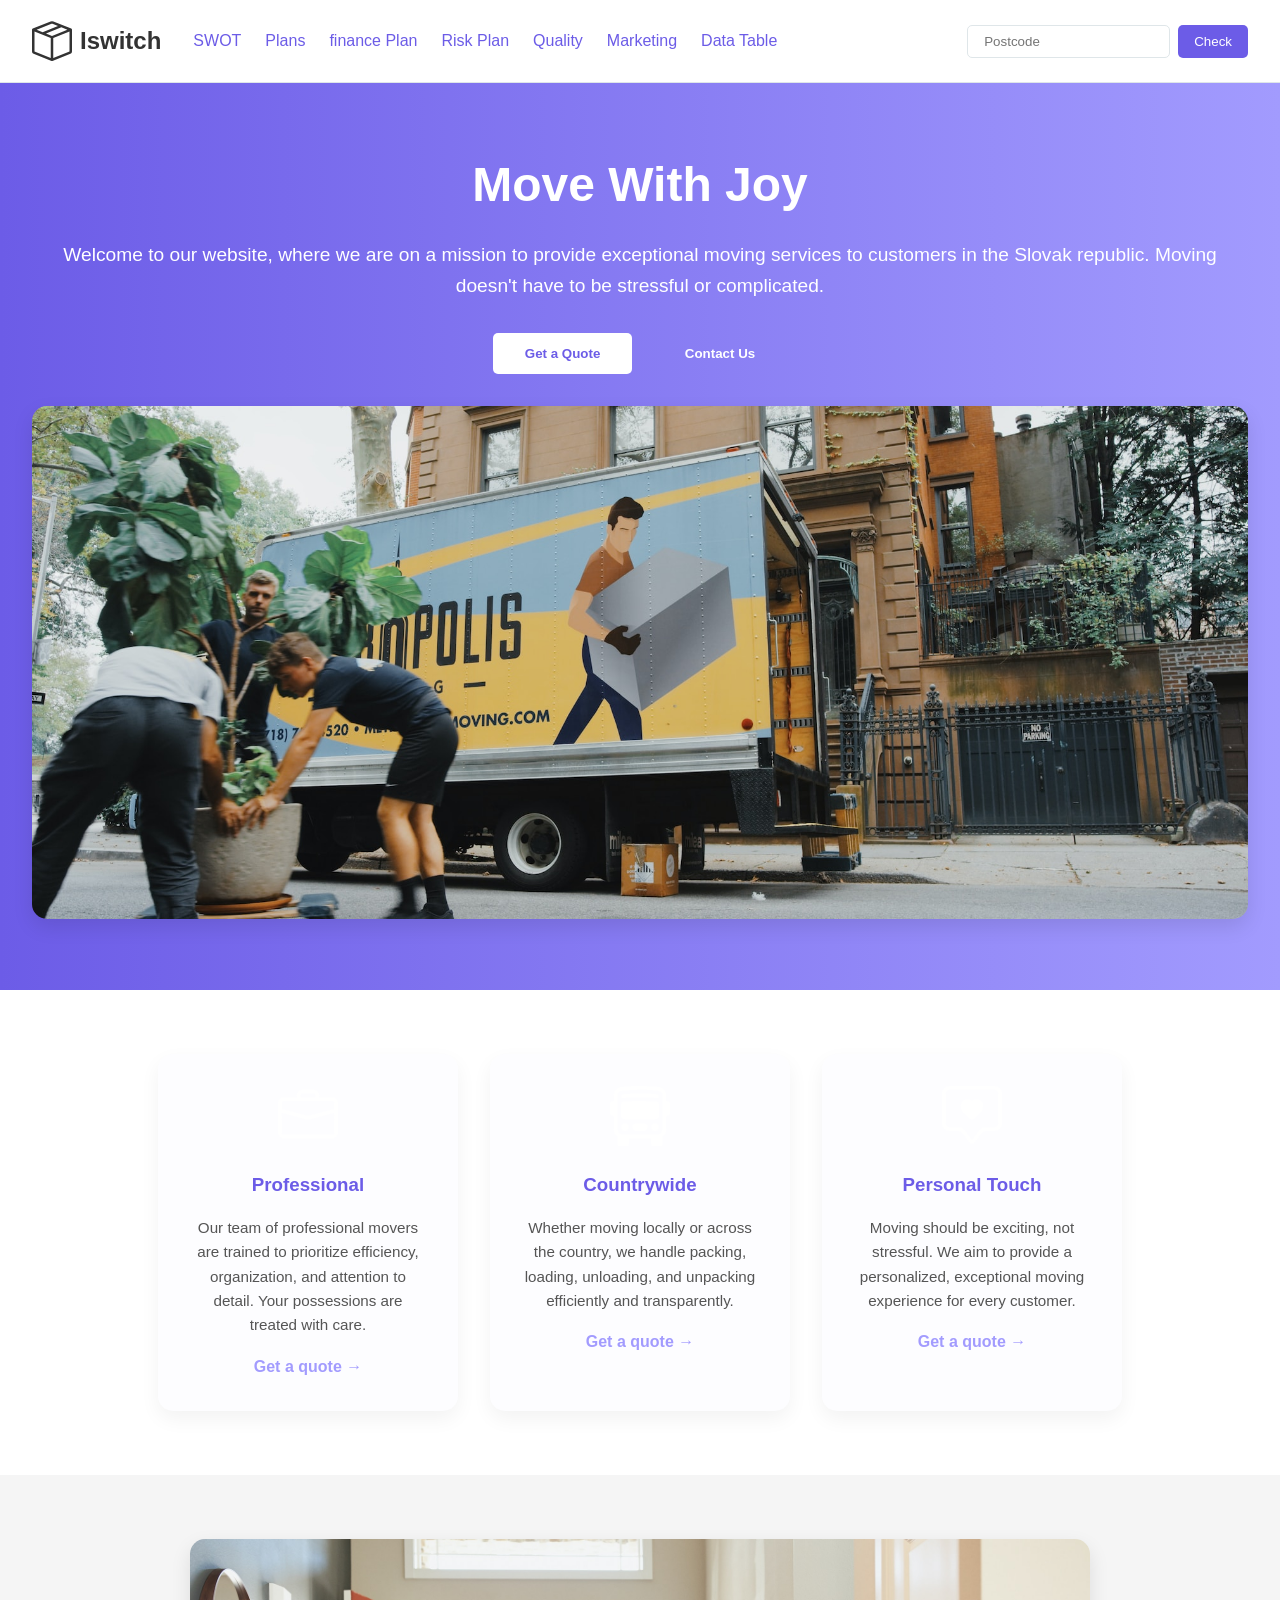
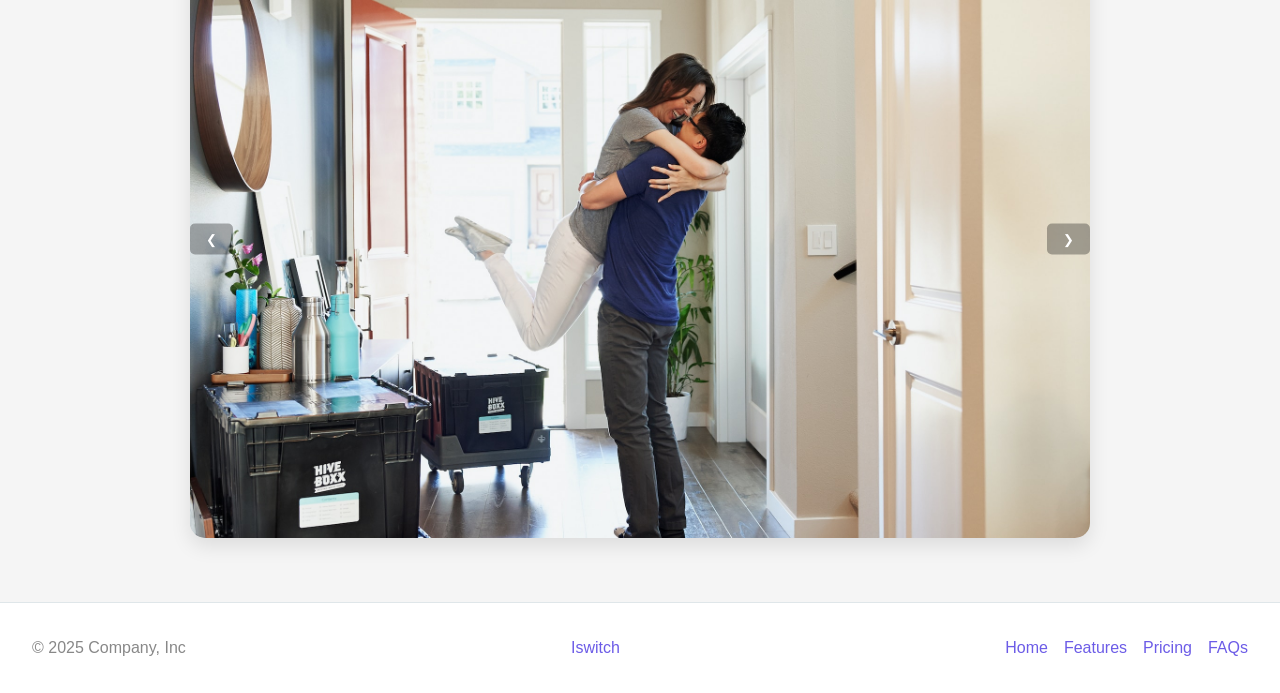
<file: index.html>
<!DOCTYPE html>
<html lang="en">
<head>
  <meta charset="UTF-8">
  <meta name="viewport" content="width=device-width, initial-scale=1.0">
  <title>Iswitch</title>
  <link rel="stylesheet" href="MainCss.css">
</head>
<body>

  <nav>
    <div class="nav-left">
      <svg xmlns="http://www.w3.org/2000/svg" width="40" height="50" fill="currentColor" viewBox="0 0 16 16">
        <path d="M8.186 1.113a.5.5 0 0 0-.372 0L1.846 3.5l2.404.961L10.404 2zm3.564 1.426L5.596 5 8 5.961 14.154 3.5zm3.25 1.7-6.5 2.6v7.922l6.5-2.6V4.24zM7.5 14.762V6.838L1 4.239v7.923zM7.443.184a1.5 1.5 0 0 1 1.114 0l7.129 2.852A.5.5 0 0 1 16 3.5v8.662a1 1 0 0 1-.629.928l-7.185 2.874a.5.5 0 0 1-.372 0L.63 13.09a1 1 0 0 1-.63-.928V3.5a.5.5 0 0 1 .314-.464z"/>
      </svg>
      <span style="font-weight:bold; font-size:1.5rem;">Iswitch</span>
      <div class="nav-links">
        <a href="SWOT.html">SWOT</a> 
        <a href="Plans.html">Plans</a>
        <a href="financePlan.html">finance Plan</a>
        <a href="risk.html">Risk Plan</a>
        <a href="Quality plan.html">Quality</a>
        <a href="Markting.html">Marketing </a>
        <a href="SQL.html">Data Table</a>
      </div>
    </div>
    <form class="search-form">
      <input type="text" placeholder="Postcode">
      <button type="submit">Check</button>
    </form>
  </nav>

  <section class="hero">
    <h1>Move With Joy</h1>
    <p>Welcome to our website, where we are on a mission to provide exceptional moving services to customers in the Slovak republic. Moving doesn't have to be stressful or complicated.</p>
    <div>
      <button class="btn btn-primary">Get a Quote</button>
      <button class="btn btn-secondary">Contact Us</button>
    </div>
    <img src="./moving-van.jpg" alt="Moving Van">
  </section>

  <section class="features">
    <div class="feature">
      <img class="feature-icon" src="./briefcase.svg" alt="Professional">
      <h3>Professional</h3>
      <p>Our team of professional movers are trained to prioritize efficiency, organization, and attention to detail. Your possessions are treated with care.</p>
      <a href="#">Get a quote →</a>
    </div>
    <div class="feature">
      <img class="feature-icon" src="./bus-front.svg" alt="Countrywide">
      <h3>Countrywide</h3>
      <p>Whether moving locally or across the country, we handle packing, loading, unloading, and unpacking efficiently and transparently.</p>
      <a href="#">Get a quote →</a>
    </div>
    <div class="feature">
      <img class="feature-icon" src="./chat-square-heart.svg" alt="Personal Touch">
      <h3>Personal Touch</h3>
      <p>Moving should be exciting, not stressful. We aim to provide a personalized, exceptional moving experience for every customer.</p>
      <a href="#">Get a quote →</a>
    </div>
  </section>

  <section class="carousel" id="carousel">
    <img src="./couple.jpg" alt="Slide 1">
    <div class="carousel-buttons">
      <button id="prev">&#10094;</button>
      <button id="next">&#10095;</button>
    </div>
  </section>

  <footer>
    <p>© 2025 Company, Inc</p>
    <a href="#">Iswitch</a>
    <ul>
      <li><a href="#">Home</a></li>
      <li><a href="#">Features</a></li>
      <li><a href="#">Pricing</a></li>
      <li><a href="#">FAQs</a></li>
    </ul>
  </footer>

  <script>
    // Carousel functionality
    const carouselImages = ["./couple.jpg","./dog.jpg","./family.jpg"];
    const carousel = document.getElementById("carousel").querySelector("img");
    let currentIndex = 0;

    document.getElementById("prev").addEventListener("click", () => {
      currentIndex = (currentIndex - 1 + carouselImages.length) % carouselImages.length;
      carousel.src = carouselImages[currentIndex];
    });

    document.getElementById("next").addEventListener("click", () => {
      currentIndex = (currentIndex + 1) % carouselImages.length;
      carousel.src = carouselImages[currentIndex];
    });
  </script>
</body>
</html>
</file>
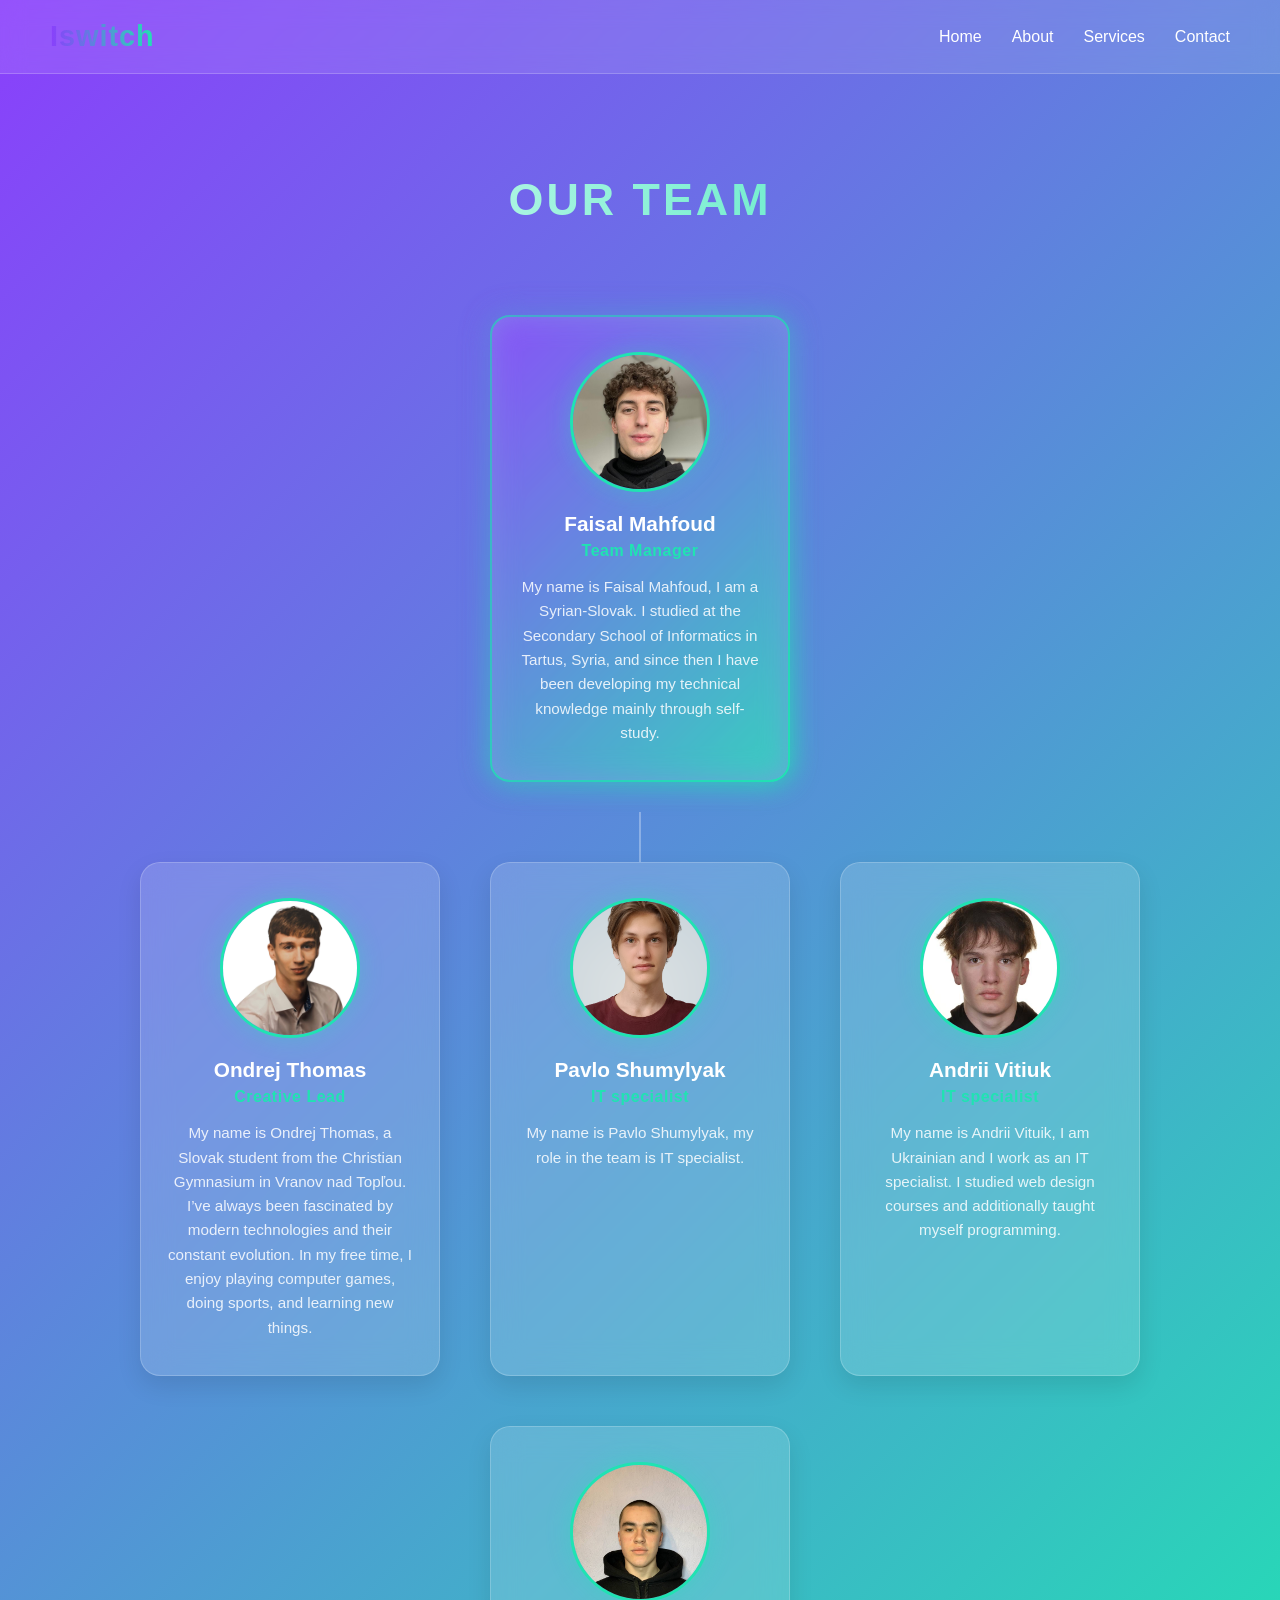
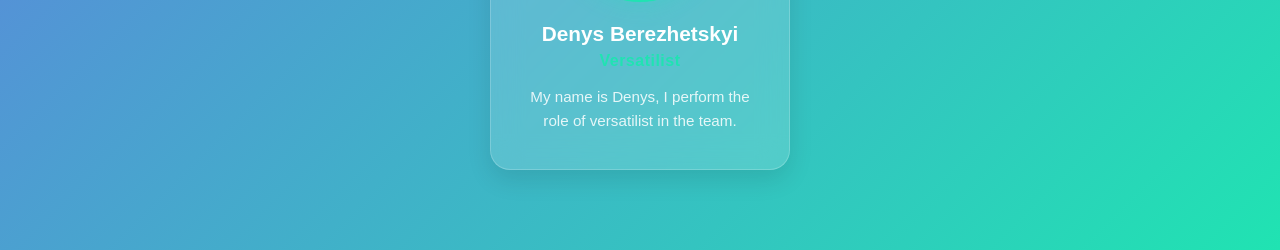
<file: about.html>
<!DOCTYPE html>
<html lang="en">
<head>
  <meta charset="UTF-8">
  <meta name="viewport" content="width=device-width, initial-scale=1.0">
  <title>Our Team</title>
  <style>
    :root {
      --primary: #8a3ffc;       /* بنفسجي جميل */
      --secondary: #20e3b2;     /* تركوازي */
      --card-bg: rgba(255, 255, 255, 0.15);
      --text-dark: #1e1e1e;
      --text-light: #f5f5f5;
      --transition: 0.3s ease;
    }

    * {
      margin: 0;
      padding: 0;
      box-sizing: border-box;
    }

    body {
      font-family: 'Poppins', sans-serif;
      color: var(--text-light);
      background: linear-gradient(135deg, var(--primary), var(--secondary));
      min-height: 100vh;
      overflow-x: hidden;
      display: flex;
      flex-direction: column;
      align-items: center;
    }

    /* HEADER */
    header {
      width: 100%;
      padding: 20px 50px;
      display: flex;
      align-items: center;
      justify-content: space-between;
      background: rgba(255, 255, 255, 0.1);
      backdrop-filter: blur(12px);
      position: sticky;
      top: 0;
      z-index: 100;
      border-bottom: 1px solid rgba(255,255,255,0.2);
    }

    header .logo {
      font-size: 1.8rem;
      font-weight: 700;
      letter-spacing: 1px;
      text-decoration: none;
      color: #fff;
      background: linear-gradient(90deg, var(--primary), var(--secondary));
      -webkit-background-clip: text;
      -webkit-text-fill-color: transparent;
    }

    nav ul {
      list-style: none;
      display: flex;
      gap: 30px;
    }

    nav ul li a {
      color: #fff;
      text-decoration: none;
      font-weight: 500;
      transition: var(--transition);
      position: relative;
    }

    nav ul li a::after {
      content: "";
      position: absolute;
      bottom: -3px;
      left: 0;
      width: 0%;
      height: 2px;
      background: var(--secondary);
      transition: var(--transition);
    }

    nav ul li a:hover::after {
      width: 100%;
    }

    /* MAIN SECTION */
    .about-container {
      text-align: center;
      padding: 100px 20px 80px;
      max-width: 1200px;
    }

    .about-container h2 {
      font-size: clamp(2rem, 5vw, 2.8rem);
      font-weight: 700;
      text-transform: uppercase;
      letter-spacing: 3px;
      margin-bottom: 90px;
      background: linear-gradient(90deg, #fff, var(--secondary));
      -webkit-background-clip: text;
      -webkit-text-fill-color: transparent;
    }

    /* TEAM TREE */
    .team-tree {
      display: flex;
      flex-direction: column;
      align-items: center;
      gap: 80px;
      position: relative;
    }

    .team-level {
      display: flex;
      justify-content: center;
      flex-wrap: wrap;
      gap: 50px;
      position: relative;
    }

    .team-level::after {
      content: "";
      position: absolute;
      top: -50px;
      left: 50%;
      width: 2px;
      height: 50px;
      background: rgba(255,255,255,0.3);
      transform: translateX(-50%);
    }

    .team-level:first-child::after {
      display: none;
    }

    /* TEAM CARD */
    .team-card {
      background: var(--card-bg);
      backdrop-filter: blur(15px);
      border-radius: 20px;
      padding: 35px 25px;
      width: 300px;
      text-align: center;
      border: 1px solid rgba(255,255,255,0.2);
      box-shadow: 0 10px 25px rgba(0,0,0,0.1);
      transition: var(--transition);
      opacity: 0;
      transform: translateY(40px);
      animation: fadeInUp 1s forwards;
    }

    @keyframes fadeInUp {
      to {
        opacity: 1;
        transform: translateY(0);
      }
    }

    .team-card:hover {
      transform: translateY(-10px);
      box-shadow: 0 15px 30px rgba(0,0,0,0.2);
    }

    .team-card .photo {
      width: 140px;
      height: 140px;
      border-radius: 50%;
      margin: 0 auto 20px;
      overflow: hidden;
      border: 3px solid var(--secondary);
      box-shadow: 0 0 25px rgba(32,227,178,0.3);
      transition: var(--transition);
    }

    .team-card:hover .photo {
      transform: scale(1.05);
      box-shadow: 0 0 40px rgba(32,227,178,0.5);
    }

    .team-card img {
      width: 100%;
      height: 100%;
      object-fit: cover;
    }

    .team-card h3 {
      font-size: 1.3rem;
      color: #fff;
      margin-bottom: 6px;
    }

    .team-card h4 {
      color: var(--secondary);
      font-size: 1rem;
      margin-bottom: 15px;
      letter-spacing: 0.5px;
    }

    .team-card p {
      color: rgba(255,255,255,0.85);
      font-size: 0.95rem;
      line-height: 1.6;
    }

    /* Manager Highlight */
    .manager {
      border: 2px solid var(--secondary);
      box-shadow: 0 0 25px rgba(32,227,178,0.5);
      position: relative;
    }

    .manager::before {
      content: "";
      position: absolute;
      inset: -3px;
      border-radius: 22px;
      background: linear-gradient(135deg, var(--primary), var(--secondary));
      z-index: -1;
      filter: blur(15px);
      opacity: 0.7;
    }

    /* Responsive */
    @media (max-width: 768px) {
      header {
        flex-direction: column;
        gap: 10px;
      }
      .team-level {
        gap: 30px;
      }
      .team-card {
        width: 85%;
      }
    }
  </style>
</head>
<body>

  <header>
    <a href="#" class="logo">Iswitch</a>
    <nav>
      <ul>
        <li><a href="index.html">Home</a></li>
        <li><a href="about.html">About</a></li>
        <li><a href="#">Services</a></li>
        <li><a href="#">Contact</a></li>
      </ul>
    </nav>
  </header>

  <div class="about-container">
    <h2>Our Team</h2>

    <div class="team-tree">
      <!-- Manager -->
      <div class="team-level">
        <div class="team-card manager">
          <div class="photo">
            <img src="img/Faisal.jpg" alt="Faisal Mahfoud">
          </div>
          <h3>Faisal Mahfoud</h3>
          <h4>Team Manager</h4>
          <p>My name is Faisal Mahfoud, I am a Syrian-Slovak. I studied at the Secondary School of Informatics in Tartus, Syria, and since then I have been developing my technical knowledge mainly through self-study.</p>
        </div>
      </div>

      
      <div class="team-level">
        <!-- Team creative lead -->
        <div class="team-card">
          <div class="photo">
            <img src="img/Ondrej.jpg" alt="Ondrej Thomas">
          </div>
          <h3>Ondrej Thomas</h3>
          <h4>Creative Lead</h4>
          <p>My name is Ondrej Thomas, a Slovak student from the Christian Gymnasium in Vranov nad Topľou. I’ve always been fascinated by modern technologies and their constant evolution. In my free time, I enjoy playing computer games, doing sports, and learning new things.</p>
        </div>
        <!-- Specialists -->
        <div class="team-card">
          <div class="photo">
            <img src="img/Shumyliak_Pavlo.png" alt="Pavlo Shumylyak">
          </div>
          <h3>Pavlo Shumylyak</h3>
          <h4>IT specialist</h4>
          <p>My name is Pavlo Shumylyak, my role in the team is IT specialist.</p>
        </div>

        <div class="team-card">
          <div class="photo">
            <img src="img/Andrii.jpg" alt="Andrii Vitiuk">
          </div>
          <h3>Andrii Vitiuk</h3>
          <h4>IT specialist</h4>
          <p>My name is Andrii Vituik, I am Ukrainian and I work as an IT specialist. I studied web design courses and additionally taught myself programming.</p>
        </div>

        <div class="team-card">
          <div class="photo">
            <img src="img/Denys.jpg" alt="Denys Berezhetskyi">
          </div>
          <h3>Denys Berezhetskyi</h3>
          <h4>Versatilist</h4>
          <p>My name is Denys, I perform the role of versatilist in the team.</p>
        </div>
      </div>
    </div>
  </div>

</body>
</html>
</file>
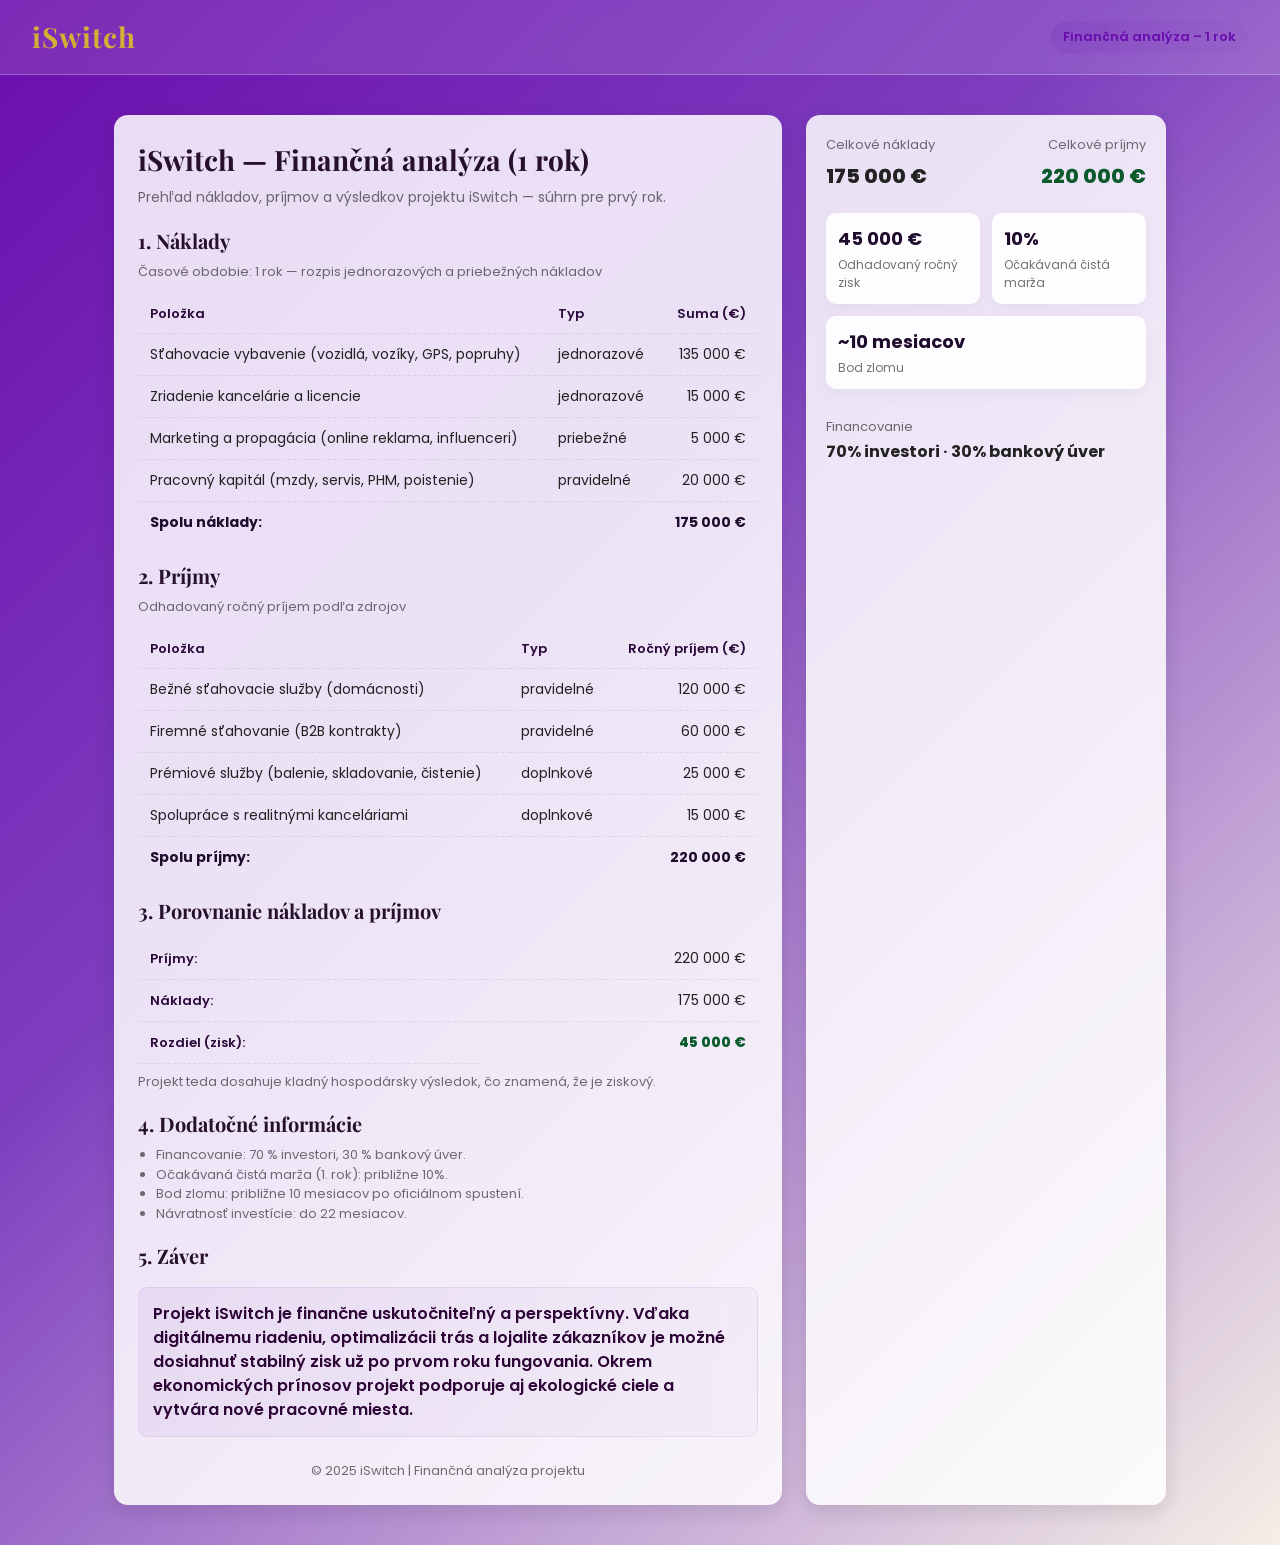
<file: financePlan.html>
<!DOCTYPE html>
<html lang="sk">
<head>
  <meta charset="UTF-8">
  <meta name="viewport" content="width=device-width, initial-scale=1.0">
  <title>iSwitch — Finančná analýza (1 rok)</title>

  <link href="https://fonts.googleapis.com/css2?family=Poppins:wght@400;500&family=Playfair+Display:wght@700&display=swap" rel="stylesheet">

  <style>
    :root {
      --purple-1: #6a0dad;
      --purple-2: #7e3fbf;
      --beige-1: #f5efe6;
      --gold: #d4af37;
      --card-bg: rgba(255, 255, 255, 0.85);
      --shadow: 0 6px 20px rgba(17,17,17,0.12);
      --radius: 14px;
    }

    * { box-sizing: border-box; margin:0; padding:0; }
    body {
      font-family: 'Poppins', sans-serif;
      background: linear-gradient(135deg, var(--purple-1) 0%, var(--purple-2) 40%, var(--beige-1) 100%);
      color: #222;
      line-height: 1.5;
      overflow-x: hidden;
    }
    a { text-decoration: none; }

    header {
      width: 100%;
      padding: 16px 32px;
      display: flex;
      align-items: center;
      justify-content: space-between;
      background: rgba(255, 255, 255, 0.12);
      backdrop-filter: blur(6px);
      border-bottom: 1px solid rgba(255,255,255,0.25);
    }
    header .logo {
      font-family: 'Playfair Display', serif;
      font-size: 28px;
      font-weight: 700;
      color: var(--gold);
      letter-spacing: 1px;
    }

    .container {
      max-width: 1100px;
      margin: 40px auto;
      padding: 0 24px;
    }

    h1, h2 {
      font-family: 'Playfair Display', serif;
      color: #26102b;
    }
    h1 { font-size: 28px; margin-bottom: 6px; }
    h2 { font-size: 20px; margin-bottom: 6px; }

    .lead { color: rgba(0,0,0,0.55); margin-bottom: 18px; font-size: 14px; }

    .grid {
      display: grid;
      grid-template-columns: 1fr 360px;
      gap: 24px;
    }

    main.section {
      padding: 24px;
      background: var(--card-bg);
      border-radius: var(--radius);
      box-shadow: var(--shadow);
      backdrop-filter: blur(4px);
      animation: fadeSlide 1s ease forwards;
      opacity: 0;
    }

    aside.summary {
      padding: 20px;
      border-radius: var(--radius);
      background: var(--card-bg);
      box-shadow: var(--shadow);
      display: flex;
      flex-direction: column;
      gap: 14px;
      backdrop-filter: blur(4px);
      animation: fadeSlide 1.2s ease forwards;
      opacity: 0;
    }

    table {
      width: 100%;
      border-collapse: collapse;
      margin-top: 12px;
    }
    th, td {
      text-align: left;
      padding: 10px 12px;
      font-size: 14px;
      border-bottom: 1px dashed rgba(0,0,0,0.08);
    }
    th { font-weight: 600; color: #2b0a3b; font-size: 13px; }
    tr:last-child td { border-bottom: none; }

    .muted { color: rgba(0,0,0,0.55); font-size: 13px; }
    .tag {
      display:inline-block;
      padding:6px 12px;
      border-radius: 999px;
      background: linear-gradient(90deg, rgba(106,13,173,0.12), rgba(126,63,191,0.06));
      color: var(--purple-1);
      font-weight: 600;
      font-size: 13px;
    }

    .kpis { display:flex; gap:12px; flex-wrap:wrap; margin-top:8px; }
    .kpi {
      flex:1 1 140px;
      background: rgba(255,255,255,0.9);
      padding:12px;
      border-radius: 10px;
      box-shadow: 0 6px 16px rgba(10,10,10,0.04);
    }
    .kpi .value { font-size:18px; font-weight:700; color:#1f0b2b; }
    .kpi .label { font-size:12px; color: rgba(0,0,0,0.55); margin-top:4px; }

    .conclusion {
      margin-top:16px;
      padding:14px;
      border-radius:10px;
      background: linear-gradient(90deg, rgba(106,13,173,0.06), rgba(126,63,191,0.03));
      border:1px solid rgba(106,13,173,0.08);
      color:#2e0537;
      font-weight:600;
    }

    footer {
      margin-top:24px;
      font-size:13px;
      color: rgba(0,0,0,0.55);
      text-align: center;
    }

    @keyframes fadeSlide {
      0% { opacity:0; transform: translateY(20px); }
      100% { opacity:1; transform: translateY(0); }
    }

    @media(max-width: 900px) {
      .grid { grid-template-columns: 1fr; }
      aside.summary { order:2; }
    }

  </style>
</head>
<body>

  <header>
    <div class="logo">iSwitch</div>
    <div class="tag">Finančná analýza – 1 rok</div>
  </header>

  <div class="container">
    <div class="grid">
      <main class="section">
        <h1>iSwitch — Finančná analýza (1 rok)</h1>
        <p class="lead">Prehľad nákladov, príjmov a výsledkov projektu iSwitch — súhrn pre prvý rok.</p>

        <section>
          <h2>1. Náklady</h2>
          <p class="muted">Časové obdobie: 1 rok — rozpis jednorazových a priebežných nákladov</p>
          <table>
            <thead>
              <tr><th>Položka</th><th>Typ</th><th style="text-align:right">Suma (€)</th></tr>
            </thead>
            <tbody>
              <tr><td>Sťahovacie vybavenie (vozidlá, vozíky, GPS, popruhy)</td><td>jednorazové</td><td style="text-align:right">135 000 €</td></tr>
              <tr><td>Zriadenie kancelárie a licencie</td><td>jednorazové</td><td style="text-align:right">15 000 €</td></tr>
              <tr><td>Marketing a propagácia (online reklama, influenceri)</td><td>priebežné</td><td style="text-align:right">5 000 €</td></tr>
              <tr><td>Pracovný kapitál (mzdy, servis, PHM, poistenie)</td><td>pravidelné</td><td style="text-align:right">20 000 €</td></tr>
              <tr style="font-weight:700; color:#1f0b2b;"><td>Spolu náklady:</td><td></td><td style="text-align:right">175 000 €</td></tr>
            </tbody>
          </table>
        </section>

        <section style="margin-top:18px;">
          <h2>2. Príjmy</h2>
          <p class="muted">Odhadovaný ročný príjem podľa zdrojov</p>
          <table>
            <thead>
              <tr><th>Položka</th><th>Typ</th><th style="text-align:right">Ročný príjem (€)</th></tr>
            </thead>
            <tbody>
              <tr><td>Bežné sťahovacie služby (domácnosti)</td><td>pravidelné</td><td style="text-align:right">120 000 €</td></tr>
              <tr><td>Firemné sťahovanie (B2B kontrakty)</td><td>pravidelné</td><td style="text-align:right">60 000 €</td></tr>
              <tr><td>Prémiové služby (balenie, skladovanie, čistenie)</td><td>doplnkové</td><td style="text-align:right">25 000 €</td></tr>
              <tr><td>Spolupráce s realitnými kanceláriami</td><td>doplnkové</td><td style="text-align:right">15 000 €</td></tr>
              <tr style="font-weight:700; color:#1f0b2b;"><td>Spolu príjmy:</td><td></td><td style="text-align:right">220 000 €</td></tr>
            </tbody>
          </table>
        </section>

        <section style="margin-top:18px;">
          <h2>3. Porovnanie nákladov a príjmov</h2>
          <table>
            <tbody>
              <tr><th>Príjmy:</th><td style="text-align:right">220 000 €</td></tr>
              <tr><th>Náklady:</th><td style="text-align:right">175 000 €</td></tr>
              <tr style="font-weight:800; color:#0a5a2b;"><th>Rozdiel (zisk):</th><td style="text-align:right">45 000 €</td></tr>
            </tbody>
          </table>
          <p class="muted" style="margin-top:8px;">Projekt teda dosahuje kladný hospodársky výsledok, čo znamená, že je ziskový.</p>
        </section>

        <section style="margin-top:18px;">
          <h2>4. Dodatočné informácie</h2>
          <ul class="muted" style="margin-top:6px; margin-left:18px;">
            <li>Financovanie: 70 % investori, 30 % bankový úver.</li>
            <li>Očakávaná čistá marža (1. rok): približne 10%.</li>
            <li>Bod zlomu: približne 10 mesiacov po oficiálnom spustení.</li>
            <li>Návratnosť investície: do 22 mesiacov.</li>
          </ul>
        </section>

        <section style="margin-top:18px;">
          <h2>5. Záver</h2>
          <div class="conclusion">
            Projekt iSwitch je finančne uskutočniteľný a perspektívny. Vďaka digitálnemu riadeniu, optimalizácii trás a lojalite zákazníkov je možné dosiahnuť stabilný zisk už po prvom roku fungovania. Okrem ekonomických prínosov projekt podporuje aj ekologické ciele a vytvára nové pracovné miesta.
          </div>
        </section>

        <footer>© 2025 iSwitch | Finančná analýza projektu</footer>
      </main>

      <aside class="summary">
        <div style="display:flex; justify-content:space-between; align-items:center;">
          <div>
            <div class="muted">Celkové náklady</div>
            <div style="font-size:20px; font-weight:800; margin-top:6px;">175 000 €</div>
          </div>
          <div style="text-align:right;">
            <div class="muted">Celkové príjmy</div>
            <div style="font-size:20px; font-weight:800; margin-top:6px; color:#0a5a2b;">220 000 €</div>
          </div>
        </div>

        <div class="kpis">
          <div class="kpi">
            <div class="value">45 000 €</div>
            <div class="label">Odhadovaný ročný zisk</div>
          </div>
          <div class="kpi">
            <div class="value">10%</div>
            <div class="label">Očakávaná čistá marža</div>
          </div>
          <div class="kpi">
            <div class="value">~10 mesiacov</div>
            <div class="label">Bod zlomu</div>
          </div>
        </div>

        <div style="margin-top:14px;">
          <div class="muted" style="font-size:13px;">Financovanie</div>
          <div style="font-weight:700; margin-top:4px;">70% investori · 30% bankový úver</div>
        </div>
      </aside>
    </div>
  </div>

</body>
</html>
</file>
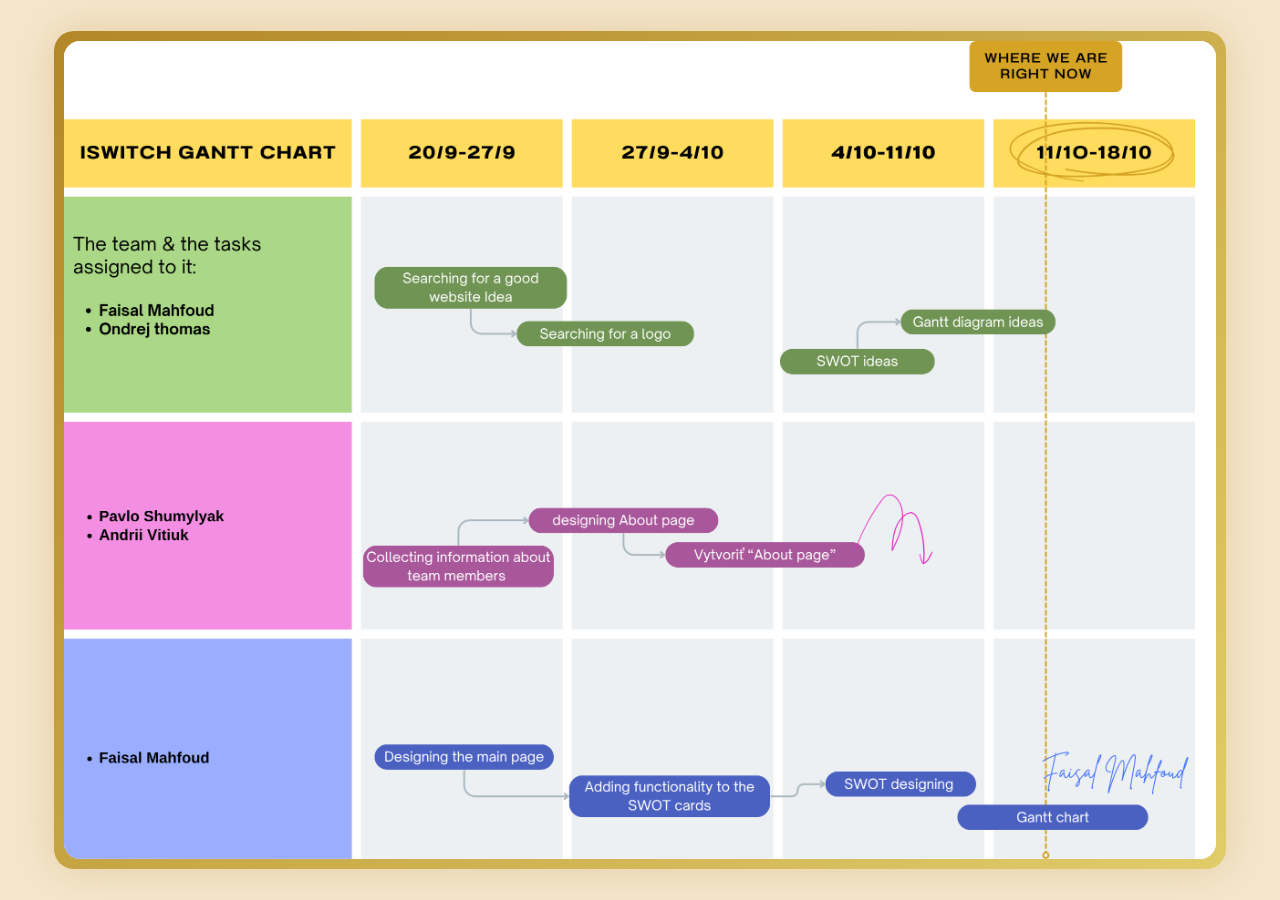
<file: gantt.html>
<!doctype html>
<html lang="ar">
<head>
  <meta charset="utf-8" />
  <meta name="viewport" content="width=device-width, initial-scale=1" />
  <title>مخطط Gantt</title>
  <style>
    body {
      margin: 0;
      height: 100vh;
      display: flex;
      justify-content: center;
      align-items: center;
      background: #f5e6cc; 
      font-family: "Cairo", sans-serif;
    }

    .frame {
      position: relative;
      padding: 10px;
      border-radius: 20px;
      background: linear-gradient(135deg, #b38728, #f7ef8a, #b38728);
      background-size: 300% 300%;
      transition: all 0.6s ease;
      box-shadow: 0 0 40px rgba(179, 135, 40, 0.25);
      overflow: hidden;
      display: flex;
      justify-content: center;
      align-items: center;
    }

    .frame:hover {
      background-position: right center;
      box-shadow: 0 0 60px rgba(179, 135, 40, 0.4);
      transform: scale(1.02);
    }

    .frame img {
      display: block;
      width: 1200px;  
      height: 800px;  
      border-radius: 16px;
      object-fit: contain; 
      background: #fff;
      box-shadow: inset 0 0 20px rgba(0,0,0,0.15);
    }

    
    @media (max-width: 1300px) {
      .frame img {
        width: 90vw;
        height: auto;
      }
    }
  </style>
</head>
<body>
  <div class="frame">
    
    <img src="Gantt Chart Planning.png" alt="مخطط Gantt">
  </div>
</body>
</html>
</file>
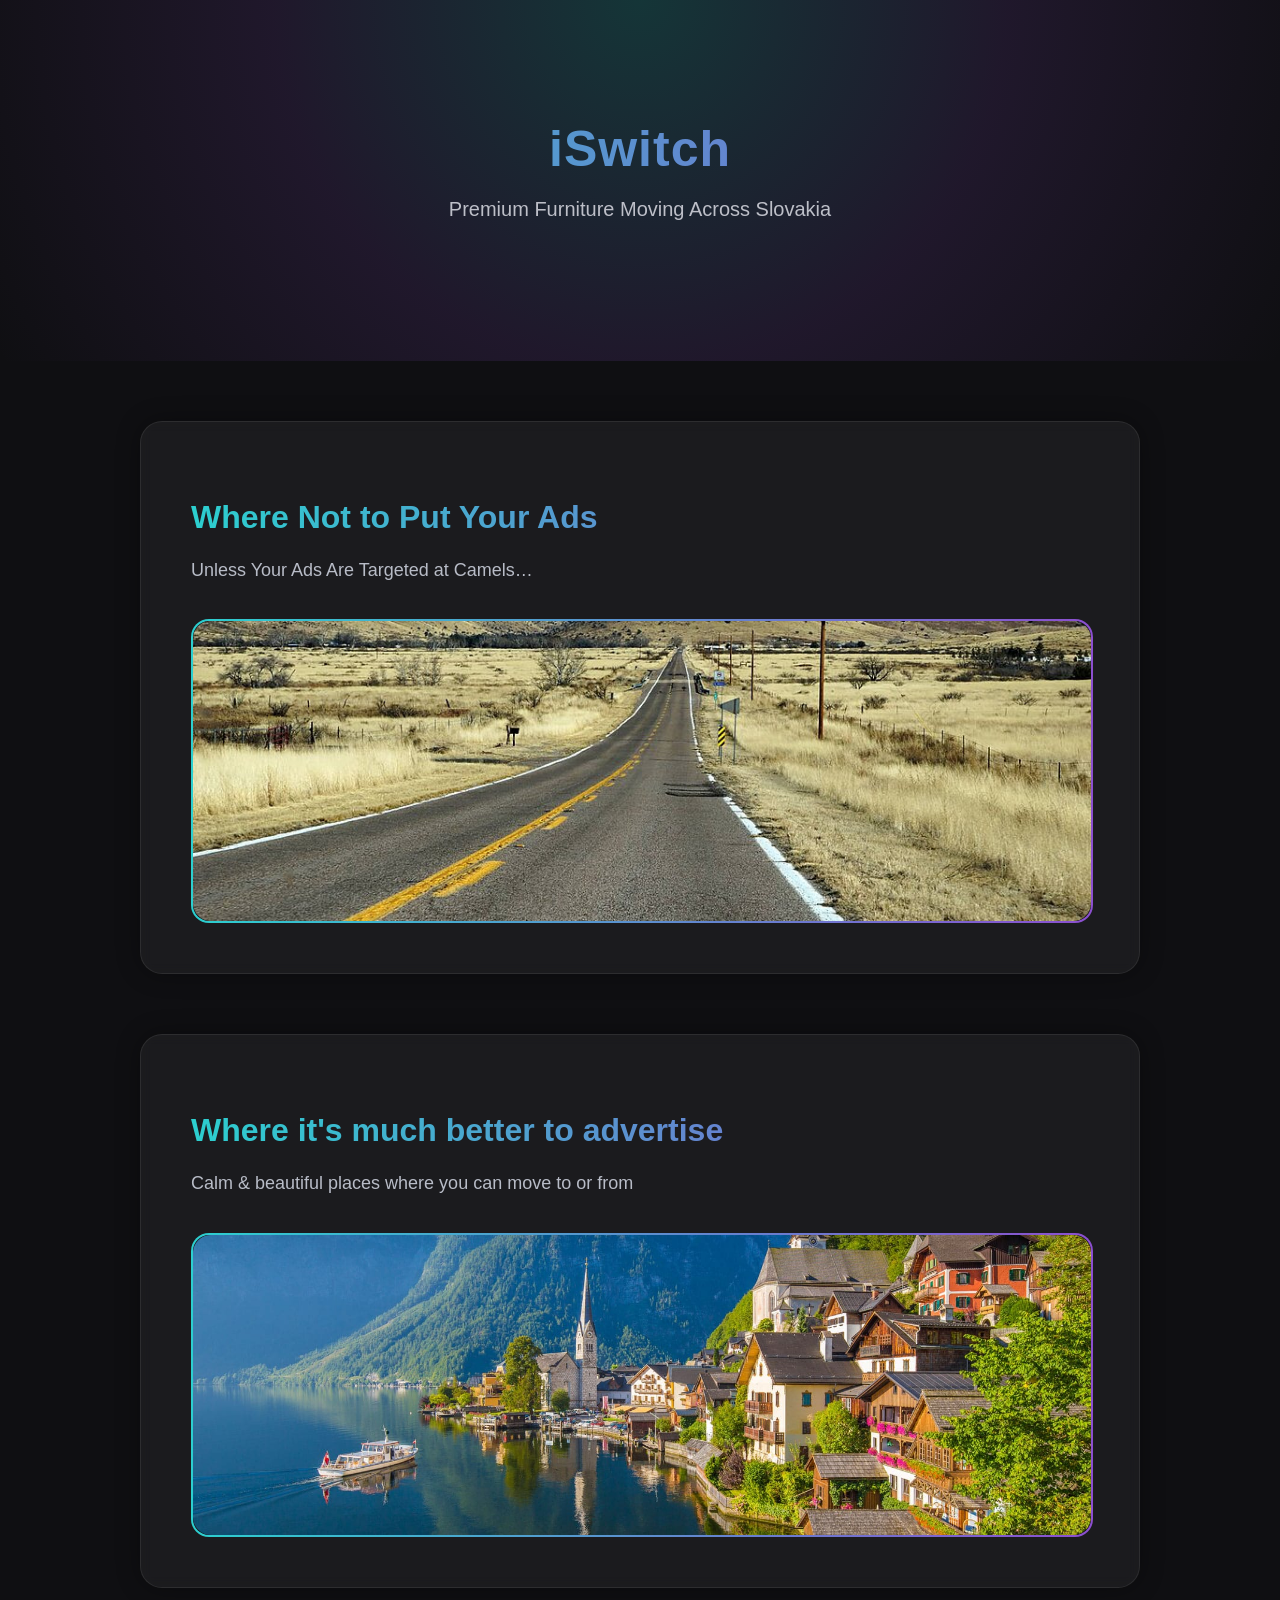
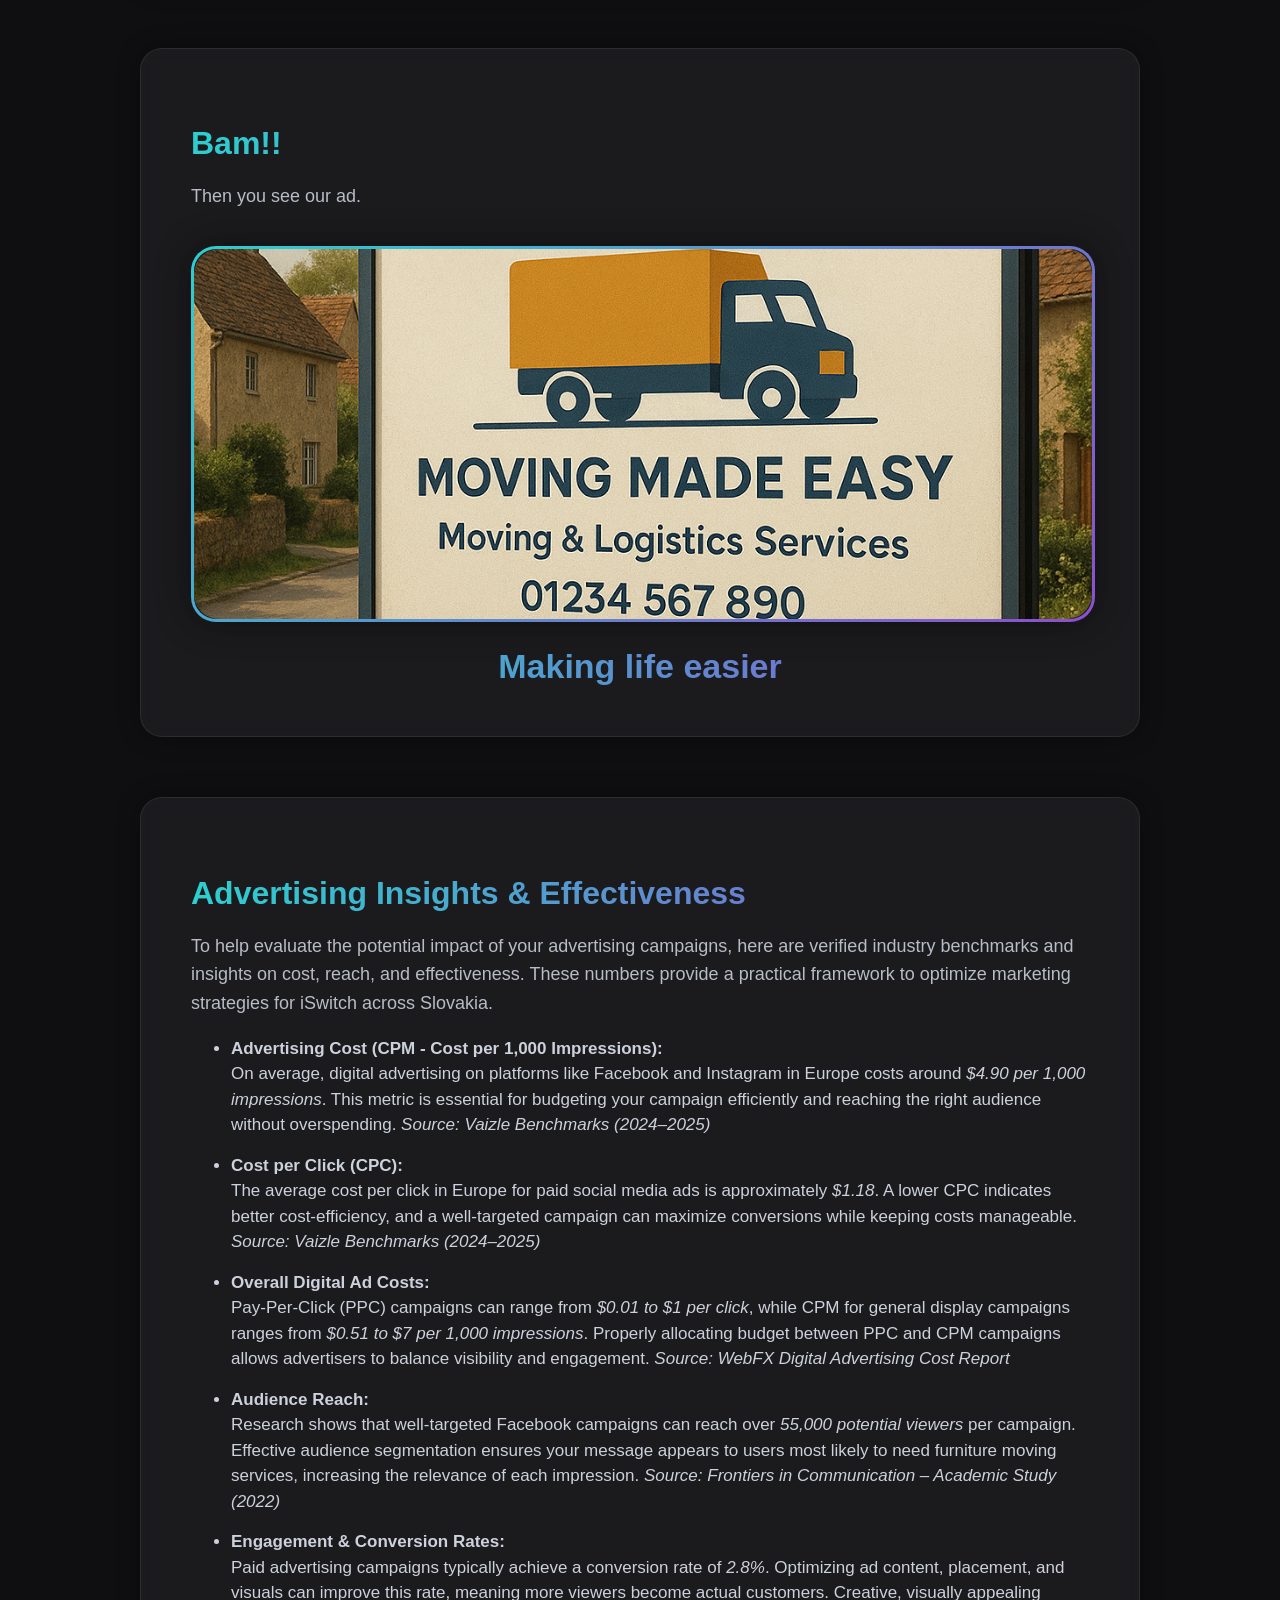
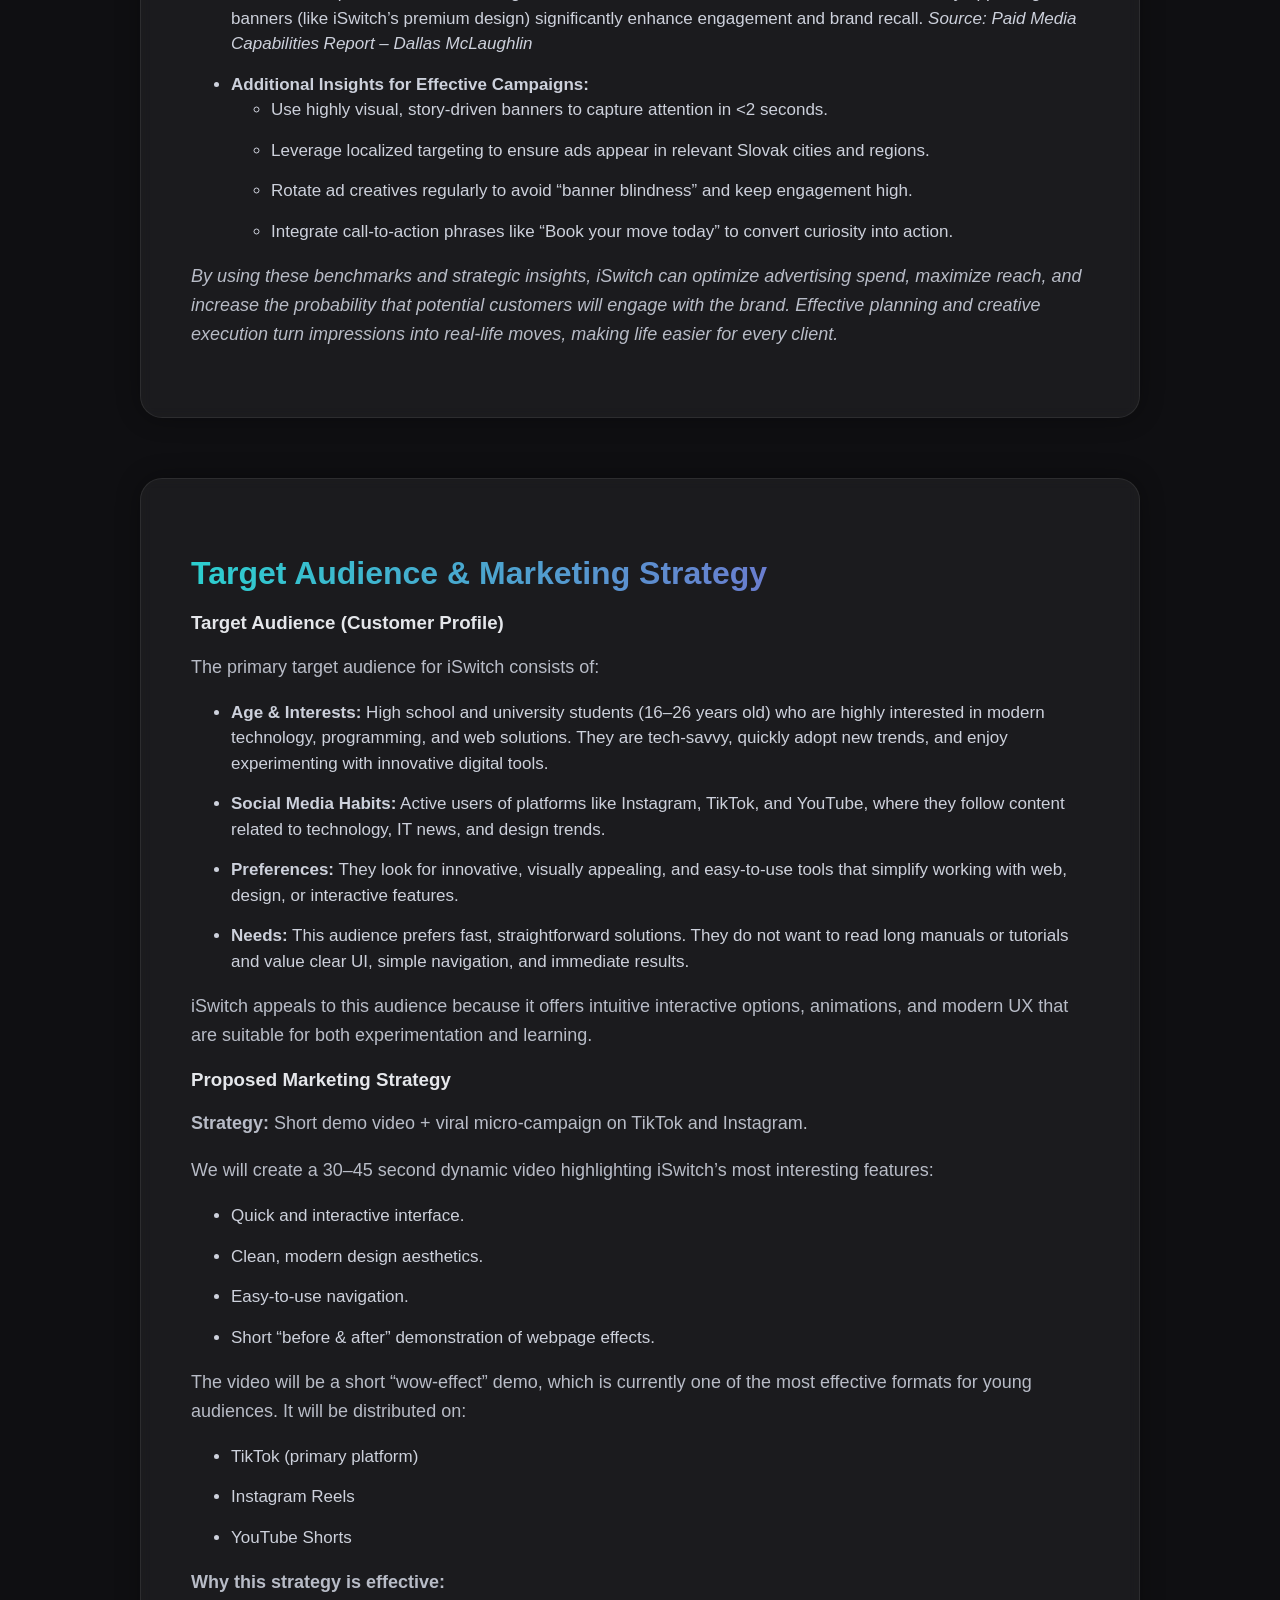
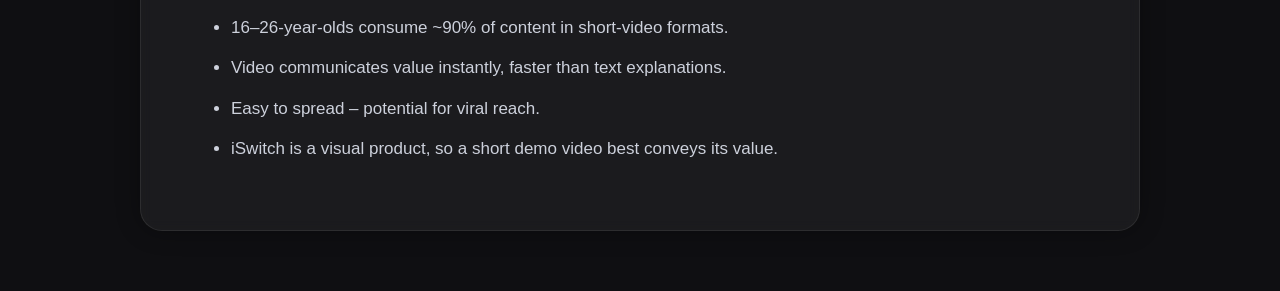
<file: Markting.html>
<!DOCTYPE html>
<html lang="en">
<head>
<meta charset="UTF-8">
<title>iSwitch — Premium Moving Services</title>

<style>
    /* === Global === */
    body {
        margin:0;
        padding:0;
        background: #0f0f12;
        font-family: 'Inter', sans-serif;
        color:#e5e7eb;
    }

    header {
        padding:120px 30px;
        text-align:center;
        background: radial-gradient(circle at top, #2ccfcf33, #8c4fcf22, transparent);
    }

    header h1 {
        font-size:50px;
        font-weight:800;
        background: linear-gradient(90deg, #2ccfcf, #8c4fcf);
        -webkit-background-clip: text;
        -webkit-text-fill-color: transparent;
        letter-spacing: 1px;
        margin:0;
    }

    header p {
        margin-top:20px;
        font-size:20px;
        color:#bdbfc8;
    }

    .content {
        max-width:1000px;
        margin: 60px auto;
        padding: 0 20px;
    }

    .section {
        background: rgba(255,255,255,0.05);
        border: 1px solid rgba(255,255,255,0.08);
        backdrop-filter: blur(6px);
        padding:50px;
        border-radius:22px;
        margin-bottom:60px;
        box-shadow: 0 0 25px #00000055;
    }

    .section h2 {
        font-size:32px;
        margin-bottom:20px;
        background: linear-gradient(90deg, #2ccfcf, #8c4fcf);
        -webkit-background-clip: text;
        -webkit-text-fill-color: transparent;
        font-weight:700;
    }

    .section p {
        font-size:18px;
        color:#b8bcc7;
        line-height:1.6;
    }

    .img-frame {
        margin-top:35px;
        width:100%;
        height:300px; /* ارتفاع ثابت */
        border-radius:18px;
        display:flex;
        align-items:center;
        justify-content:center;
        overflow:hidden;
        background: #15151a;
        border: 2px solid transparent;
        background-image: 
            linear-gradient(#15151a, #15151a),
            linear-gradient(90deg, #2ccfcf, #8c4fcf);
        background-origin: border-box;
        background-clip: padding-box, border-box;
    }

    .banner-frame {
        margin-top:35px;
        height:370px; /* ارتفاع ثابت */
        width:100%;
        border-radius:25px;
        overflow:hidden;
        background:#1a1a20;
        border: 3px solid transparent;
        background-image: 
            linear-gradient(#1a1a20, #1a1a20),
            linear-gradient(135deg, #2ccfcf, #8c4fcf);
        background-origin: border-box;
        background-clip: padding-box, border-box;
        display:flex;
        align-items:center;
        justify-content:center;
        font-size:22px;
        font-style:italic;
        color:#c5cad5;
        box-shadow: 0 0 35px #00000066;
    }

    /* === الصور تناسب الإطار === */
    .img-frame img,
    .banner-frame img {
        width: 100%;
        height: 100%;
        object-fit: cover;
        border-radius: inherit;
    }

    .tagline {
        text-align:center;
        margin-top:25px;
        font-size:34px;
        font-weight:800;
        background:linear-gradient(90deg,#2ccfcf,#8c4fcf);
        -webkit-background-clip:text;
        -webkit-text-fill-color:transparent;
    }

    .stats-list li {
        margin-bottom:15px;
        line-height:1.5;
        font-size:17px;
        color:#cdd1dc;
    }
</style>

</style>
</head>

<body>

<header>
    <h1>iSwitch</h1>
    <p>Premium Furniture Moving Across Slovakia</p>
</header>

<div class="content">

    <div class="section">
        <h2>Where Not to Put Your Ads</h2>
        <p>Unless Your Ads Are Targeted at Camels…</p>

        <div class="img-frame">
           <img src="img/pngtree-desert-road-desert-route-freedom-photo-image_14871478.jpg" alt="">
        </div>
    </div>

    <div class="section">
        <h2>Where it's much better to advertise</h2>
        <p>Calm & beautiful places where you can move to or from</p>

        <div class="img-frame">
            <img src="img/hallstatt-austria-shutterstock_583691665.jpg" alt="">
        </div>
    </div>

    <div class="section">
        <h2>Bam!!</h2>
        <p>Then you see our ad.</p>

        <div class="banner-frame">
            <img src="img/20251123_1402_Iswitch Village Ad_simple_compose_01karct6bmet38pzxye2cw8dat.png" alt="">
        </div>

        <div class="tagline">Making life easier</div>
    </div>


    <!-- === NEW SECTION ADDED HERE === -->
    <div class="section">
    <h2>Advertising Insights & Effectiveness</h2>
    <p>
        To help evaluate the potential impact of your advertising campaigns, here are verified industry benchmarks
        and insights on cost, reach, and effectiveness. These numbers provide a practical framework to optimize 
        marketing strategies for iSwitch across Slovakia.
    </p>

    <ul class="stats-list">

        <li>
            <strong>Advertising Cost (CPM - Cost per 1,000 Impressions):</strong><br>
            On average, digital advertising on platforms like Facebook and Instagram in Europe costs around 
            <em>$4.90 per 1,000 impressions</em>. This metric is essential for budgeting your campaign efficiently
            and reaching the right audience without overspending.  
            <em>Source: Vaizle Benchmarks (2024–2025)</em>
        </li>

        <li>
            <strong>Cost per Click (CPC):</strong><br>
            The average cost per click in Europe for paid social media ads is approximately 
            <em>$1.18</em>. A lower CPC indicates better cost-efficiency, and a well-targeted campaign can maximize 
            conversions while keeping costs manageable.  
            <em>Source: Vaizle Benchmarks (2024–2025)</em>
        </li>

        <li>
            <strong>Overall Digital Ad Costs:</strong><br>
            Pay-Per-Click (PPC) campaigns can range from <em>$0.01 to $1 per click</em>, while CPM for general 
            display campaigns ranges from <em>$0.51 to $7 per 1,000 impressions</em>. Properly allocating budget 
            between PPC and CPM campaigns allows advertisers to balance visibility and engagement.  
            <em>Source: WebFX Digital Advertising Cost Report</em>
        </li>

        <li>
            <strong>Audience Reach:</strong><br>
            Research shows that well-targeted Facebook campaigns can reach over <em>55,000 potential viewers</em> 
            per campaign. Effective audience segmentation ensures your message appears to users most likely to need 
            furniture moving services, increasing the relevance of each impression.  
            <em>Source: Frontiers in Communication – Academic Study (2022)</em>
        </li>

        <li>
            <strong>Engagement & Conversion Rates:</strong><br>
            Paid advertising campaigns typically achieve a conversion rate of <em>2.8%</em>. Optimizing ad content, 
            placement, and visuals can improve this rate, meaning more viewers become actual customers. 
            Creative, visually appealing banners (like iSwitch’s premium design) significantly enhance engagement 
            and brand recall.  
            <em>Source: Paid Media Capabilities Report – Dallas McLaughlin</em>
        </li>

        <li>
            <strong>Additional Insights for Effective Campaigns:</strong><br>
            <ul>
                <li>Use highly visual, story-driven banners to capture attention in <2 seconds.</li>
                <li>Leverage localized targeting to ensure ads appear in relevant Slovak cities and regions.</li>
                <li>Rotate ad creatives regularly to avoid “banner blindness” and keep engagement high.</li>
                <li>Integrate call-to-action phrases like “Book your move today” to convert curiosity into action.</li>
            </ul>
        </li>

    </ul>

    <p>
        <em>By using these benchmarks and strategic insights, iSwitch can optimize advertising spend, maximize reach, 
        and increase the probability that potential customers will engage with the brand. Effective planning and 
        creative execution turn impressions into real-life moves, making life easier for every client.</em>
    </p>
</div>

<div class="section">
    <h2>Target Audience & Marketing Strategy</h2>

    <h3>Target Audience (Customer Profile)</h3>
    <p>
        The primary target audience for iSwitch consists of:
    </p>
    <ul class="stats-list">
        <li>
            <strong>Age & Interests:</strong> High school and university students (16–26 years old) who are highly 
            interested in modern technology, programming, and web solutions. They are tech-savvy, quickly adopt 
            new trends, and enjoy experimenting with innovative digital tools.
        </li>
        <li>
            <strong>Social Media Habits:</strong> Active users of platforms like Instagram, TikTok, and YouTube, 
            where they follow content related to technology, IT news, and design trends.
        </li>
        <li>
            <strong>Preferences:</strong> They look for innovative, visually appealing, and easy-to-use tools that 
            simplify working with web, design, or interactive features.
        </li>
        <li>
            <strong>Needs:</strong> This audience prefers fast, straightforward solutions. They do not want to read 
            long manuals or tutorials and value clear UI, simple navigation, and immediate results.
        </li>
    </ul>
    <p>
        iSwitch appeals to this audience because it offers intuitive interactive options, animations, and modern UX 
        that are suitable for both experimentation and learning.
    </p>

    <h3>Proposed Marketing Strategy</h3>
    <p>
        <strong>Strategy:</strong> Short demo video + viral micro-campaign on TikTok and Instagram.
    </p>
    <p>
        We will create a 30–45 second dynamic video highlighting iSwitch’s most interesting features:
    </p>
    <ul class="stats-list">
        <li>Quick and interactive interface.</li>
        <li>Clean, modern design aesthetics.</li>
        <li>Easy-to-use navigation.</li>
        <li>Short “before & after” demonstration of webpage effects.</li>
    </ul>
    <p>
        The video will be a short “wow-effect” demo, which is currently one of the most effective formats for 
        young audiences. It will be distributed on:
    </p>
    <ul class="stats-list">
        <li>TikTok (primary platform)</li>
        <li>Instagram Reels</li>
        <li>YouTube Shorts</li>
    </ul>
    <p>
        <strong>Why this strategy is effective:</strong>
        <ul class="stats-list">
            <li>16–26-year-olds consume ~90% of content in short-video formats.</li>
            <li>Video communicates value instantly, faster than text explanations.</li>
            <li>Easy to spread – potential for viral reach.</li>
            <li>iSwitch is a visual product, so a short demo video best conveys its value.</li>
        </ul>
    </p>

</div>
</div>

</body>
</html>
</file>
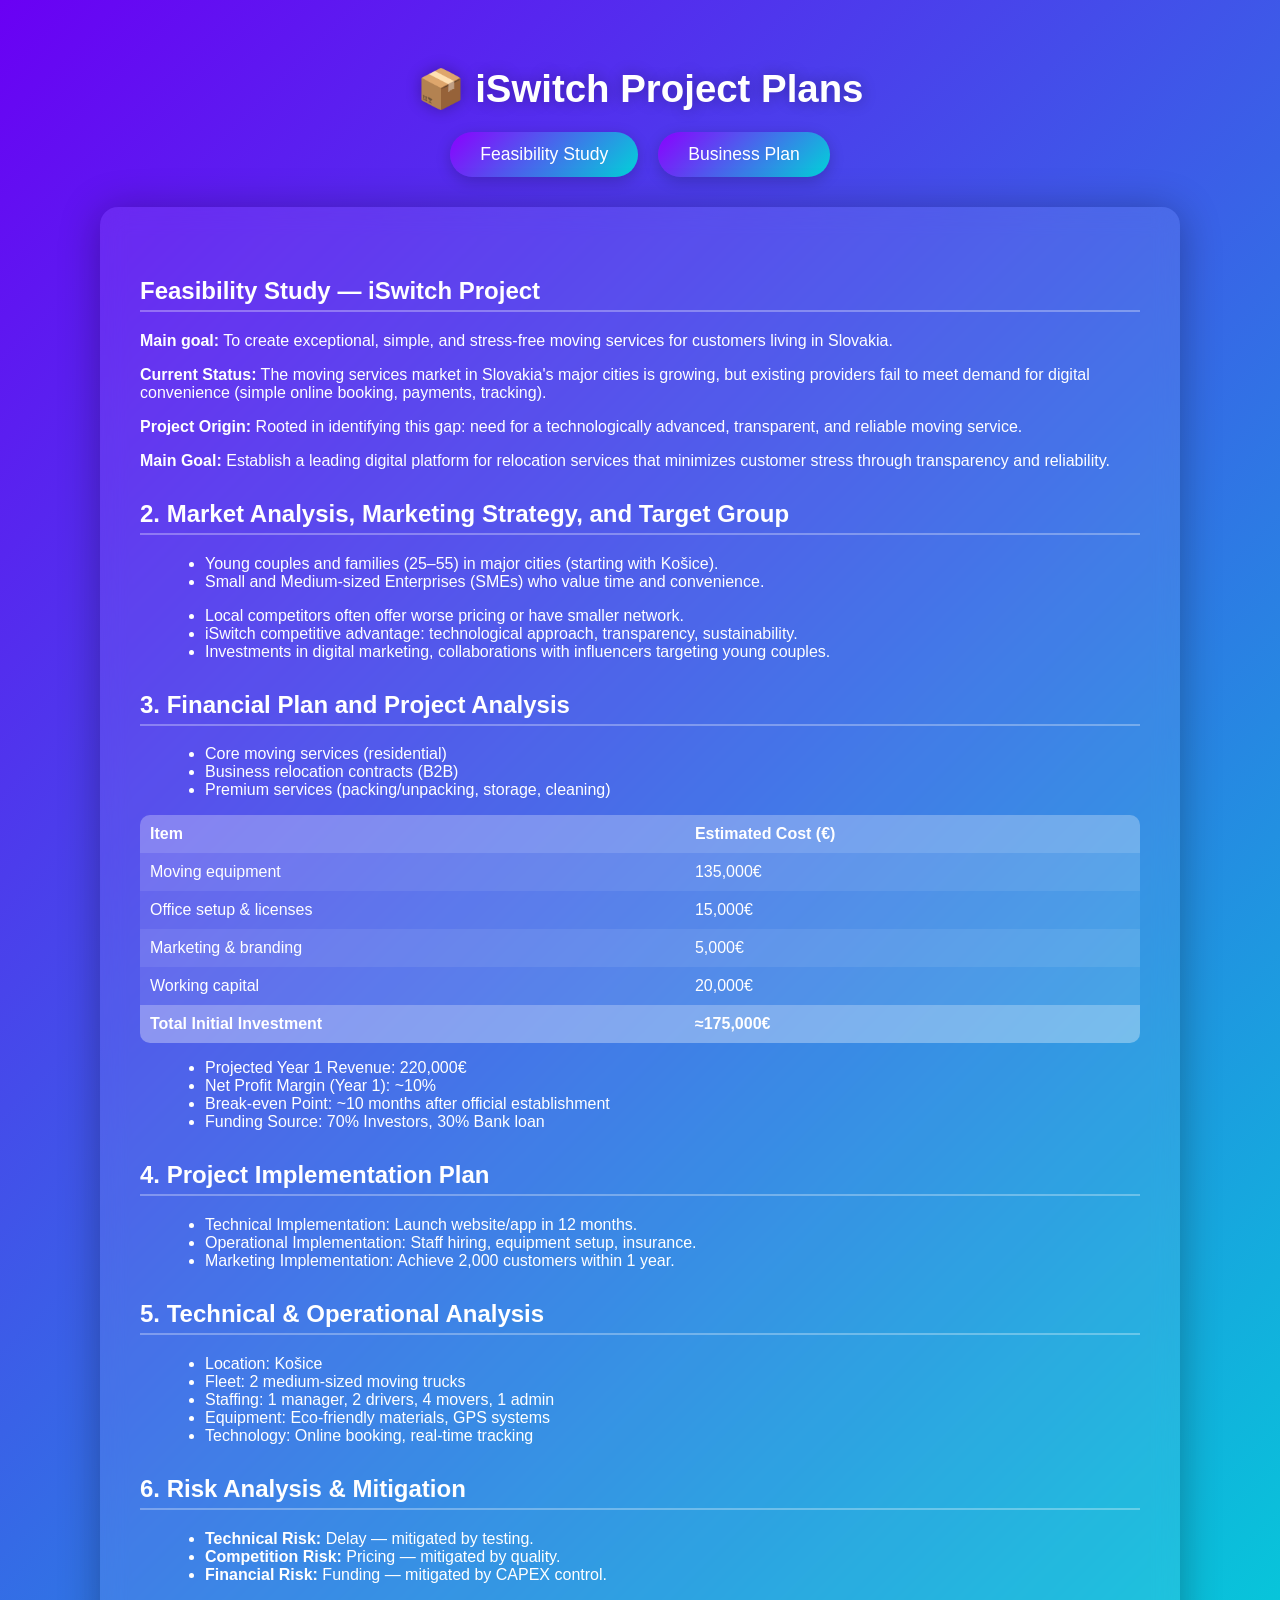
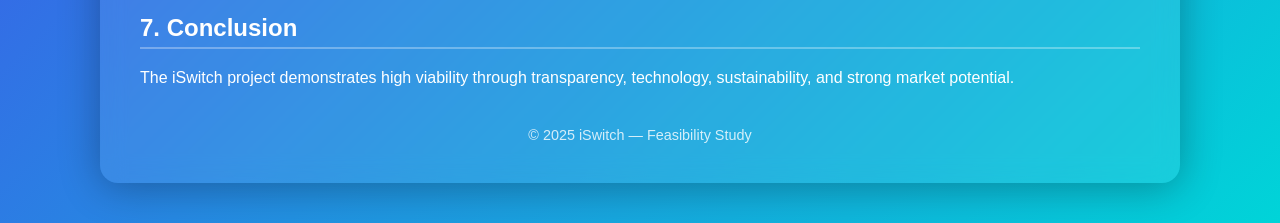
<file: Plans.html>
<!DOCTYPE html>
<html lang="en">
<head>
<meta charset="UTF-8">
<meta name="viewport" content="width=device-width, initial-scale=1.0">
<title>iSwitch Project Plans</title>
<style>
  /* خلفية متدرجة راقية */
  body {
    margin: 0;
    font-family: 'Poppins', sans-serif;
    background: linear-gradient(135deg, #6a00f4, #00d4d8);
    color: #fff;
    min-height: 100vh;
    display: flex;
    flex-direction: column;
    align-items: center;
    padding: 40px 20px;
  }

  h1 {
    font-size: 2.4em;
    text-align: center;
    margin-bottom: 20px;
    text-shadow: 0 0 15px rgba(0, 0, 0, 0.3);
  }

  /* أزرار التبديل */
  .buttons {
    display: flex;
    gap: 20px;
    margin-bottom: 30px;
  }

  button {
    background: linear-gradient(135deg, #8b00ff, #00d4d8);
    border: none;
    color: white;
    padding: 12px 30px;
    border-radius: 30px;
    font-size: 1.1em;
    cursor: pointer;
    transition: all 0.3s ease;
    box-shadow: 0 4px 15px rgba(0, 0, 0, 0.2);
  }

  button:hover {
    transform: scale(1.05);
    box-shadow: 0 6px 20px rgba(0, 0, 0, 0.3);
  }

  .container {
    background: rgba(255, 255, 255, 0.08);
    backdrop-filter: blur(12px);
    border-radius: 18px;
    padding: 40px;
    max-width: 1000px;
    width: 100%;
    box-shadow: 0 4px 40px rgba(0, 0, 0, 0.3);
    overflow-y: auto;
    transition: opacity 0.5s ease;
  }

  h2 {
    border-bottom: 2px solid rgba(255, 255, 255, 0.3);
    padding-bottom: 5px;
    margin-top: 30px;
  }

  ul {
    list-style: disc;
    margin-left: 25px;
  }

  table {
    width: 100%;
    border-collapse: collapse;
    margin: 15px 0;
    background: rgba(255, 255, 255, 0.1);
    border-radius: 10px;
    overflow: hidden;
  }

  table th, table td {
    padding: 10px;
    text-align: left;
  }

  table th {
    background: rgba(255, 255, 255, 0.2);
  }

  table tr:nth-child(even) {
    background: rgba(255, 255, 255, 0.08);
  }

  .footer {
    margin-top: 40px;
    text-align: center;
    font-size: 0.9em;
    opacity: 0.8;
  }

  /* الإخفاء */
  .hidden {
    display: none;
  }
</style>
</head>
<body>

  <h1>📦 iSwitch Project Plans</h1>

  <div class="buttons">
    <button id="btnFeasibility">Feasibility Study</button>
    <button id="btnBusiness">Business Plan</button>
  </div>

  <!-- خطة Feasibility -->
  <div id="feasibility" class="container">
    <h2>Feasibility Study — iSwitch Project</h2>
    <p><strong>Main goal:</strong> To create exceptional, simple, and stress-free moving services for customers living in Slovakia.</p>
    <p><strong>Current Status:</strong> The moving services market in Slovakia's major cities is growing, but existing providers fail to meet demand for digital convenience (simple online booking, payments, tracking).</p>
    <p><strong>Project Origin:</strong> Rooted in identifying this gap: need for a technologically advanced, transparent, and reliable moving service.</p>
    <p><strong>Main Goal:</strong> Establish a leading digital platform for relocation services that minimizes customer stress through transparency and reliability.</p>

    <h2>2. Market Analysis, Marketing Strategy, and Target Group</h2>
    <ul>
      <li>Young couples and families (25–55) in major cities (starting with Košice).</li>
      <li>Small and Medium-sized Enterprises (SMEs) who value time and convenience.</li>
    </ul>
    <ul>
      <li>Local competitors often offer worse pricing or have smaller network.</li>
      <li>iSwitch competitive advantage: technological approach, transparency, sustainability.</li>
      <li>Investments in digital marketing, collaborations with influencers targeting young couples.</li>
    </ul>

    <h2>3. Financial Plan and Project Analysis</h2>
    <ul>
      <li>Core moving services (residential)</li>
      <li>Business relocation contracts (B2B)</li>
      <li>Premium services (packing/unpacking, storage, cleaning)</li>
    </ul>

    <table>
      <tr><th>Item</th><th>Estimated Cost (€)</th></tr>
      <tr><td>Moving equipment</td><td>135,000€</td></tr>
      <tr><td>Office setup & licenses</td><td>15,000€</td></tr>
      <tr><td>Marketing & branding</td><td>5,000€</td></tr>
      <tr><td>Working capital</td><td>20,000€</td></tr>
      <tr><th>Total Initial Investment</th><th>≈175,000€</th></tr>
    </table>

    <ul>
      <li>Projected Year 1 Revenue: 220,000€</li>
      <li>Net Profit Margin (Year 1): ~10%</li>
      <li>Break-even Point: ~10 months after official establishment</li>
      <li>Funding Source: 70% Investors, 30% Bank loan</li>
    </ul>

    <h2>4. Project Implementation Plan</h2>
    <ul>
      <li>Technical Implementation: Launch website/app in 12 months.</li>
      <li>Operational Implementation: Staff hiring, equipment setup, insurance.</li>
      <li>Marketing Implementation: Achieve 2,000 customers within 1 year.</li>
    </ul>

    <h2>5. Technical & Operational Analysis</h2>
    <ul>
      <li>Location: Košice</li>
      <li>Fleet: 2 medium-sized moving trucks</li>
      <li>Staffing: 1 manager, 2 drivers, 4 movers, 1 admin</li>
      <li>Equipment: Eco-friendly materials, GPS systems</li>
      <li>Technology: Online booking, real-time tracking</li>
    </ul>

    <h2>6. Risk Analysis & Mitigation</h2>
    <ul>
      <li><strong>Technical Risk:</strong> Delay — mitigated by testing.</li>
      <li><strong>Competition Risk:</strong> Pricing — mitigated by quality.</li>
      <li><strong>Financial Risk:</strong> Funding — mitigated by CAPEX control.</li>
    </ul>

    <h2>7. Conclusion</h2>
    <p>The iSwitch project demonstrates high viability through transparency, technology, sustainability, and strong market potential.</p>

    <div class="footer">© 2025 iSwitch — Feasibility Study</div>
  </div>

  <!-- خطة Business -->
  <div id="business" class="container hidden">
    <h2>Business Plan — iSwitch Project</h2>
    <p><strong>Main Project goal:</strong> Create exceptional moving services for people in Slovakia with simplicity and satisfaction.</p>

    <h2>2. Secondary Goals</h2>
    <ul>
      <li><strong>Technological goals:</strong> Launch online website & app within 6 months for instant quotes, tracking, and booking.</li>
      <li><strong>Operational goals:</strong> Fully functional service with trained staff and digital management within 6 months.</li>
      <li><strong>Marketing goals:</strong> Reach 1,000 customers within 10 months via digital marketing and influencer collaboration.</li>
    </ul>

    <h2>3. Project Benefits</h2>
    <ul>
      <li><strong>For customers:</strong> Reliable, transparent, insured, and hassle-free services.</li>
      <li><strong>For environment:</strong> Eco materials, optimized routes, new job opportunities.</li>
      <li><strong>For company:</strong> Brand strength, loyalty, and margin expansion through efficiency.</li>
    </ul>

    <h2>4. Target Customers</h2>
    <ul>
      <li>Young couples, families, students, and SMEs relocating offices.</li>
      <li><strong>Demographics:</strong> Ages 25–55, urban areas (starting Košice), all income levels.</li>
    </ul>

    <h2>5. Market & Competition</h2>
    <ul>
      <li><strong>Market:</strong> Constantly expanding in big cities with demand for digital convenience.</li>
      <li><strong>Competitors:</strong> Sťahovanie-Express, ProfiMove, stahovat.sk – smaller, less efficient.</li>
      <li><strong>iSwitch advantage:</strong> No-registration instant pricing, real-time tracking, 24/7 support, sustainability focus.</li>
    </ul>

    <h2>6. Financial Viability & Growth</h2>
    <ul>
      <li>Funding: Dependent on investors.</li>
      <li>Revenue Streams: Moving, B2B relocation, premium services.</li>
      <li>Break-even: 22 months via repeat customers & partnerships.</li>
    </ul>

    <h2>7. Summary</h2>
    <p>iSwitch offers a scalable, digital, and sustainable moving service with strong potential for growth and expansion.</p>

    <div class="footer">© 2025 iSwitch — Business Plan</div>
  </div>

  <script>
    const btnFeasibility = document.getElementById("btnFeasibility");
    const btnBusiness = document.getElementById("btnBusiness");
    const feasibility = document.getElementById("feasibility");
    const business = document.getElementById("business");

    btnFeasibility.addEventListener("click", () => {
      feasibility.classList.remove("hidden");
      business.classList.add("hidden");
    });

    btnBusiness.addEventListener("click", () => {
      business.classList.remove("hidden");
      feasibility.classList.add("hidden");
    });
  </script>

</body>
</html>
</file>
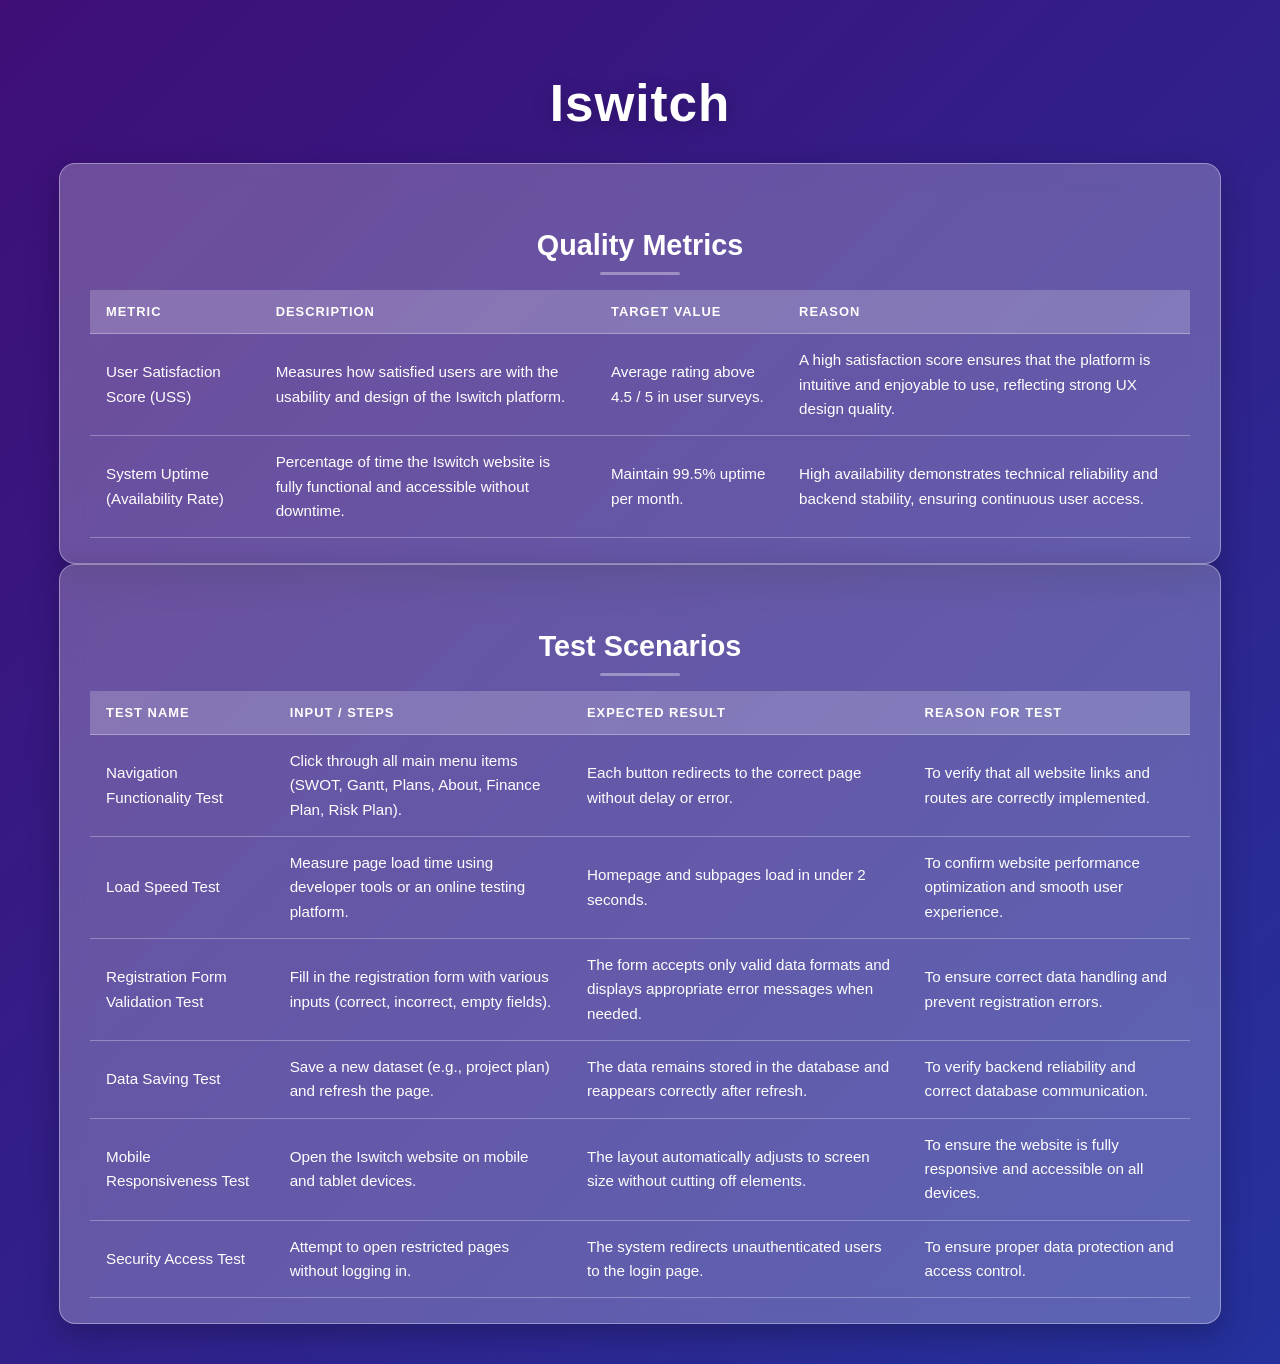
<file: Quality plan.html>
<!DOCTYPE html>
<html lang="en">
<head>
  <meta charset="UTF-8" />
  <meta name="viewport" content="width=device-width, initial-scale=1.0" />
  <title>Iswitch Dashboard</title>
  <style>
    /* خلفية متدرجة بين البنفسجي والبيج */
    body {
      margin: 0;
      font-family: 'Poppins', sans-serif;
      background: linear-gradient(135deg, #3f0e77, #0a54c2, #b99ac9);
      background-size: 400% 400%;
      animation: gradientFlow 14s ease infinite;
      color: #2e2e3f;
      display: flex;
      flex-direction: column;
      align-items: center;
      min-height: 100vh;
      padding: 40px 20px;
    }

    @keyframes gradientFlow {
      0% { background-position: 0% 50%; }
      50% { background-position: 100% 50%; }
      100% { background-position: 0% 50%; }
    }

    /* العنوان الرئيسي مع حركة طفو */
    h1 {
      font-size: 3.2em;
      font-weight: 700;
      letter-spacing: 1px;
      color: #ffffff;
      text-shadow: 0 4px 20px rgba(0, 0, 0, 0.25);
      margin-bottom: 30px;
      animation: float 4s ease-in-out infinite;
    }

    @keyframes float {
      0%, 100% { transform: translateY(0px); }
      50% { transform: translateY(-8px); }
    }

    h2 {
      font-size: 1.8em;
      font-weight: 600;
      color: #ffffff;
      margin-top: 40px;
      margin-bottom: 15px;
      text-align: center;
      position: relative;
    }

    h2::after {
      content: "";
      width: 80px;
      height: 3px;
      background: rgba(255,255,255,0.35);
      display: block;
      margin: 10px auto 0 auto;
      border-radius: 5px;
    }

    /* البطاقة الزجاجية */
    .card {
      background: rgba(255, 255, 255, 0.25);
      backdrop-filter: blur(14px);
      border: 1px solid rgba(255, 255, 255, 0.35);
      border-radius: 16px;
      width: 95%;
      max-width: 1100px;
      padding: 25px 30px;
      box-shadow: 0 10px 30px rgba(0, 0, 0, 0.25);
      animation: fadeIn 1.2s ease;
    }

    @keyframes fadeIn {
      from { opacity: 0; transform: translateY(10px); }
      to { opacity: 1; transform: translateY(0); }
    }

    /* الجدول */
    table {
      width: 100%;
      border-collapse: collapse;
      margin-top: 15px;
      font-size: 0.95em;
    }

    th, td {
      padding: 14px 16px;
      text-align: left;
      border-bottom: 1px solid rgba(255,255,255,0.3);
    }

    th {
      color: #ffffff;
      background: rgba(255,255,255,0.2);
      text-transform: uppercase;
      letter-spacing: 1px;
      font-size: 0.85em;
      font-weight: 600;
    }

    td {
      color: #fefefe;
      line-height: 1.6em;
    }

    tr:hover {
      background: rgba(255,255,255,0.15);
      transition: 0.3s ease;
    }

    .card:hover {
      transform: translateY(-3px);
      transition: transform 0.4s ease;
    }

    /* موبايل */
    @media (max-width: 768px) {
      h1 {
        font-size: 2.4em;
      }
      h2 {
        font-size: 1.5em;
      }
      table, th, td {
        font-size: 0.9em;
      }
    }
  </style>
</head>
<body>
  <h1>Iswitch</h1>

  <div class="card">
    <h2>Quality Metrics</h2>
    <table>
      <tr>
        <th>Metric</th>
        <th>Description</th>
        <th>Target Value</th>
        <th>Reason</th>
      </tr>
      <tr>
        <td>User Satisfaction Score (USS)</td>
        <td>Measures how satisfied users are with the usability and design of the Iswitch platform.</td>
        <td>Average rating above 4.5 / 5 in user surveys.</td>
        <td>A high satisfaction score ensures that the platform is intuitive and enjoyable to use, reflecting strong UX design quality.</td>
      </tr>
      <tr>
        <td>System Uptime (Availability Rate)</td>
        <td>Percentage of time the Iswitch website is fully functional and accessible without downtime.</td>
        <td>Maintain 99.5% uptime per month.</td>
        <td>High availability demonstrates technical reliability and backend stability, ensuring continuous user access.</td>
      </tr>
    </table>
  </div>

  <div class="card">
    <h2>Test Scenarios</h2>
    <table>
      <tr>
        <th>Test Name</th>
        <th>Input / Steps</th>
        <th>Expected Result</th>
        <th>Reason for Test</th>
      </tr>
      <tr>
        <td>Navigation Functionality Test</td>
        <td>Click through all main menu items (SWOT, Gantt, Plans, About, Finance Plan, Risk Plan).</td>
        <td>Each button redirects to the correct page without delay or error.</td>
        <td>To verify that all website links and routes are correctly implemented.</td>
      </tr>
      <tr>
        <td>Load Speed Test</td>
        <td>Measure page load time using developer tools or an online testing platform.</td>
        <td>Homepage and subpages load in under 2 seconds.</td>
        <td>To confirm website performance optimization and smooth user experience.</td>
      </tr>
      <tr>
        <td>Registration Form Validation Test</td>
        <td>Fill in the registration form with various inputs (correct, incorrect, empty fields).</td>
        <td>The form accepts only valid data formats and displays appropriate error messages when needed.</td>
        <td>To ensure correct data handling and prevent registration errors.</td>
      </tr>
      <tr>
        <td>Data Saving Test</td>
        <td>Save a new dataset (e.g., project plan) and refresh the page.</td>
        <td>The data remains stored in the database and reappears correctly after refresh.</td>
        <td>To verify backend reliability and correct database communication.</td>
      </tr>
      <tr>
        <td>Mobile Responsiveness Test</td>
        <td>Open the Iswitch website on mobile and tablet devices.</td>
        <td>The layout automatically adjusts to screen size without cutting off elements.</td>
        <td>To ensure the website is fully responsive and accessible on all devices.</td>
      </tr>
      <tr>
        <td>Security Access Test</td>
        <td>Attempt to open restricted pages without logging in.</td>
        <td>The system redirects unauthenticated users to the login page.</td>
        <td>To ensure proper data protection and access control.</td>
      </tr>
    </table>
  </div>
</body>
</html>
</file>
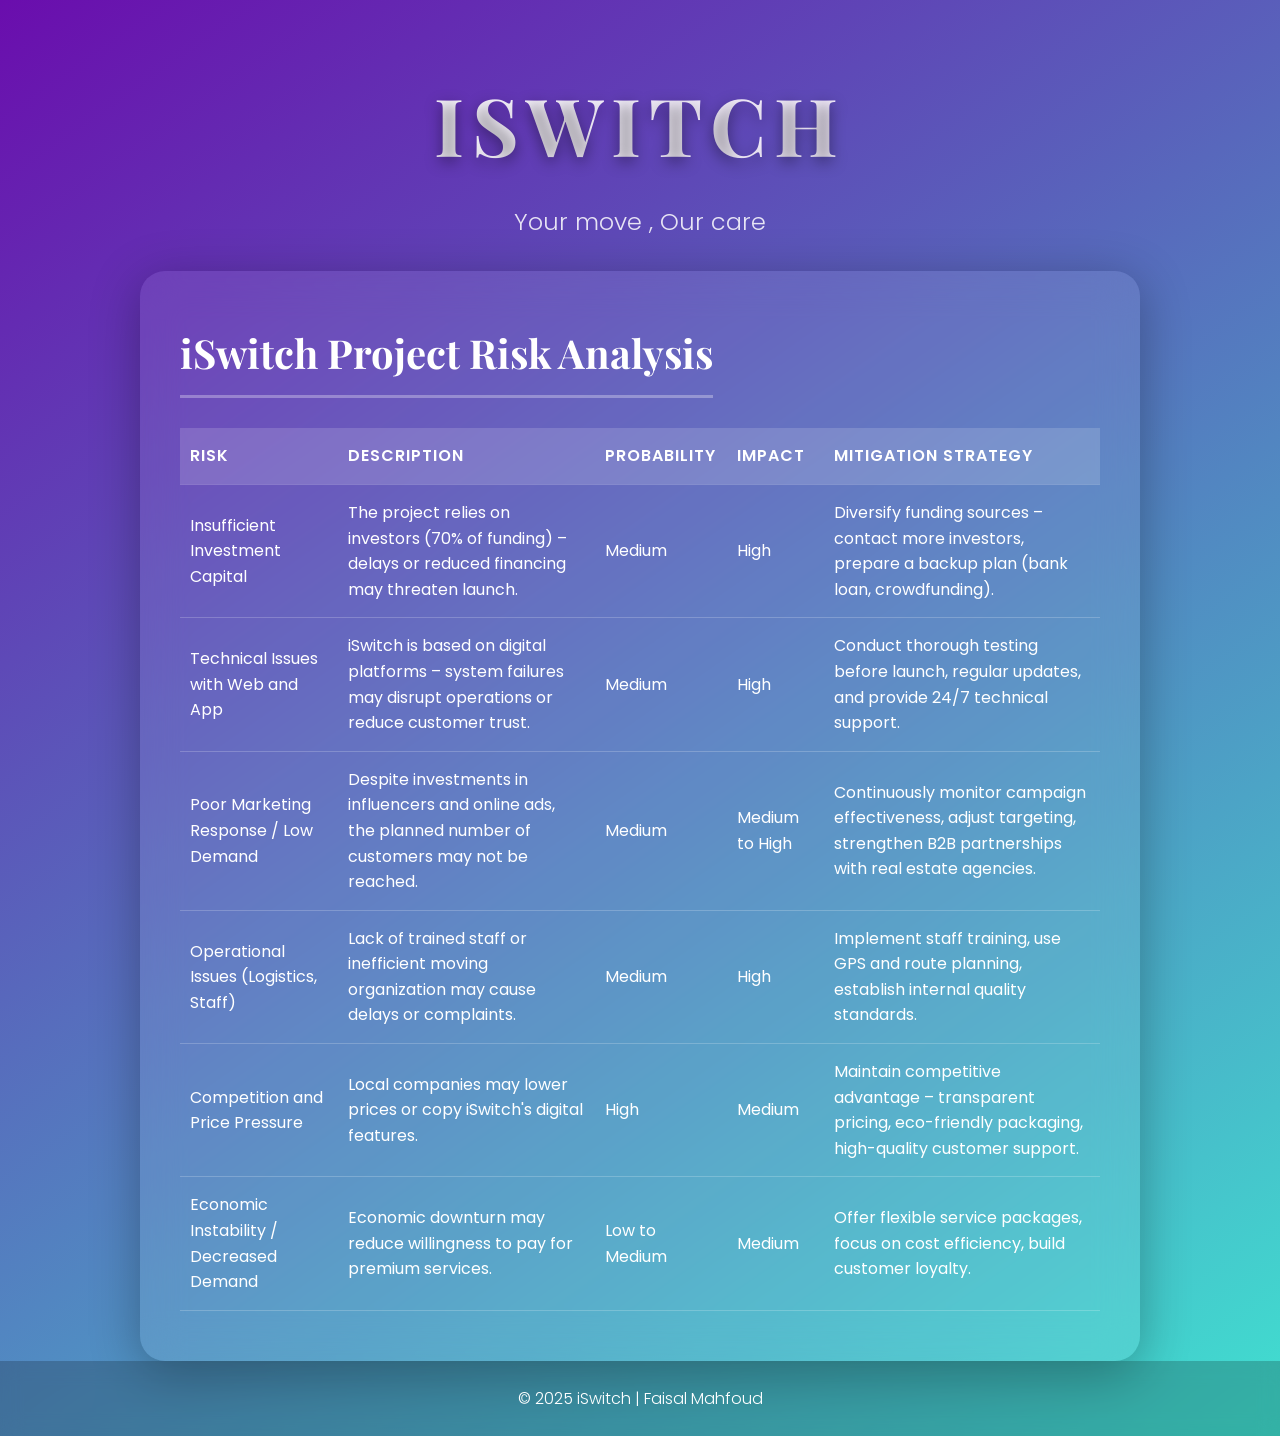
<file: risk.html>
<!DOCTYPE html>
<html lang="en">
<head>
    <meta charset="UTF-8">
    <meta name="viewport" content="width=device-width, initial-scale=1.0">
    <title>iSwitch</title>
    <!-- Google Fonts for elegance -->
    <link href="https://fonts.googleapis.com/css2?family=Poppins:wght@300;400;600;700&family=Playfair+Display:wght@700&display=swap" rel="stylesheet">
    <style>
        /* Base Reset */
        * {
            margin: 0;
            padding: 0;
            box-sizing: border-box;
        }

        /* Gradient Background */
        body {
            font-family: 'Poppins', sans-serif;
            background: linear-gradient(145deg, #6a0dad, #40e0d0);
            min-height: 100vh;
            display: flex;
            flex-direction: column;
            align-items: center;
            color: #fff;
            line-height: 1.6;
            overflow-x: hidden;
        }

        /* Header */
        header {
            width: 100%;
            padding: 60px 20px;
            text-align: center;
            position: relative;
            z-index: 10;
        }

        /* iSwitch Main Title */
        header h1 {
            font-family: 'Playfair Display', serif;
            font-size: 5rem;
            font-weight: 700;
            color: #f1f1f1;
            text-transform: uppercase;
            letter-spacing: 8px;
            text-shadow: 0 5px 15px rgba(0,0,0,0.4);
            background: linear-gradient(45deg, #ffffff, #f0e5ff);
            -webkit-background-clip: text;
            -webkit-text-fill-color: transparent;
            animation: floatTitle 3s ease-in-out infinite alternate;
        }

        @keyframes floatTitle {
            0% { transform: translateY(0); }
            100% { transform: translateY(-15px); }
        }

        /* Subtitle */
        header p {
            font-size: 1.5rem;
            margin-top: 15px;
            font-weight: 300;
            color: rgba(255,255,255,0.85);
        }

        /* Content Card */
        .content {
            max-width: 1000px;
            width: 90%;
            background: rgba(255, 255, 255, 0.08);
            backdrop-filter: blur(20px);
            border-radius: 25px;
            padding: 50px 40px;
            margin-top: -30px;
            box-shadow: 0 10px 50px rgba(0,0,0,0.3);
            transition: transform 0.3s ease;
        }

        .content:hover {
            transform: translateY(-5px);
        }

        .content h2 {
            text-align: center;
            font-family: 'Playfair Display', serif;
            font-size: 2.5rem;
            margin-bottom: 30px;
            color: #fff;
            border-bottom: 3px solid rgba(255,255,255,0.3);
            display: inline-block;
            padding-bottom: 10px;
        }

        /* Table Styling */
        table {
            width: 100%;
            border-collapse: collapse;
        }

        th, td {
            padding: 15px 10px;
            text-align: left;
            border-bottom: 1px solid rgba(255,255,255,0.2);
        }

        th {
            background: rgba(255,255,255,0.15);
            font-weight: 600;
            text-transform: uppercase;
            letter-spacing: 1px;
        }

        tr:hover td {
            background: rgba(255,255,255,0.1);
        }

        /* Footer */
        footer {
            margin-top: auto;
            padding: 25px;
            text-align: center;
            background: rgba(0,0,0,0.2);
            backdrop-filter: blur(10px);
            width: 100%;
            font-weight: 300;
        }

        /* Responsive */
        @media (max-width: 768px) {
            header h1 {
                font-size: 3.5rem;
                letter-spacing: 5px;
            }

            .content {
                padding: 30px 20px;
            }

            .content h2 {
                font-size: 2rem;
            }

            th, td {
                padding: 10px 5px;
            }
        }
    </style>
</head>
<body>
    <header>
        <h1>iSwitch</h1>
        <p>Your move , Our care</p>
    </header>

    <div class="content">
        <h2>iSwitch Project Risk Analysis</h2>
        <table>
            <thead>
                <tr>
                    <th>Risk</th>
                    <th>Description</th>
                    <th>Probability</th>
                    <th>Impact</th>
                    <th>Mitigation Strategy</th>
                </tr>
            </thead>
            <tbody>
                <tr>
                    <td>Insufficient Investment Capital</td>
                    <td>The project relies on investors (70% of funding) – delays or reduced financing may threaten launch.</td>
                    <td>Medium</td>
                    <td>High</td>
                    <td>Diversify funding sources – contact more investors, prepare a backup plan (bank loan, crowdfunding).</td>
                </tr>
                <tr>
                    <td>Technical Issues with Web and App</td>
                    <td>iSwitch is based on digital platforms – system failures may disrupt operations or reduce customer trust.</td>
                    <td>Medium</td>
                    <td>High</td>
                    <td>Conduct thorough testing before launch, regular updates, and provide 24/7 technical support.</td>
                </tr>
                <tr>
                    <td>Poor Marketing Response / Low Demand</td>
                    <td>Despite investments in influencers and online ads, the planned number of customers may not be reached.</td>
                    <td>Medium</td>
                    <td>Medium to High</td>
                    <td>Continuously monitor campaign effectiveness, adjust targeting, strengthen B2B partnerships with real estate agencies.</td>
                </tr>
                <tr>
                    <td>Operational Issues (Logistics, Staff)</td>
                    <td>Lack of trained staff or inefficient moving organization may cause delays or complaints.</td>
                    <td>Medium</td>
                    <td>High</td>
                    <td>Implement staff training, use GPS and route planning, establish internal quality standards.</td>
                </tr>
                <tr>
                    <td>Competition and Price Pressure</td>
                    <td>Local companies may lower prices or copy iSwitch's digital features.</td>
                    <td>High</td>
                    <td>Medium</td>
                    <td>Maintain competitive advantage – transparent pricing, eco-friendly packaging, high-quality customer support.</td>
                </tr>
                <tr>
                    <td>Economic Instability / Decreased Demand</td>
                    <td>Economic downturn may reduce willingness to pay for premium services.</td>
                    <td>Low to Medium</td>
                    <td>Medium</td>
                    <td>Offer flexible service packages, focus on cost efficiency, build customer loyalty.</td>
                </tr>
            </tbody>
        </table>
    </div>

    <footer>
        &copy; 2025 iSwitch | Faisal Mahfoud
    </footer>
</body>
</html>
</file>
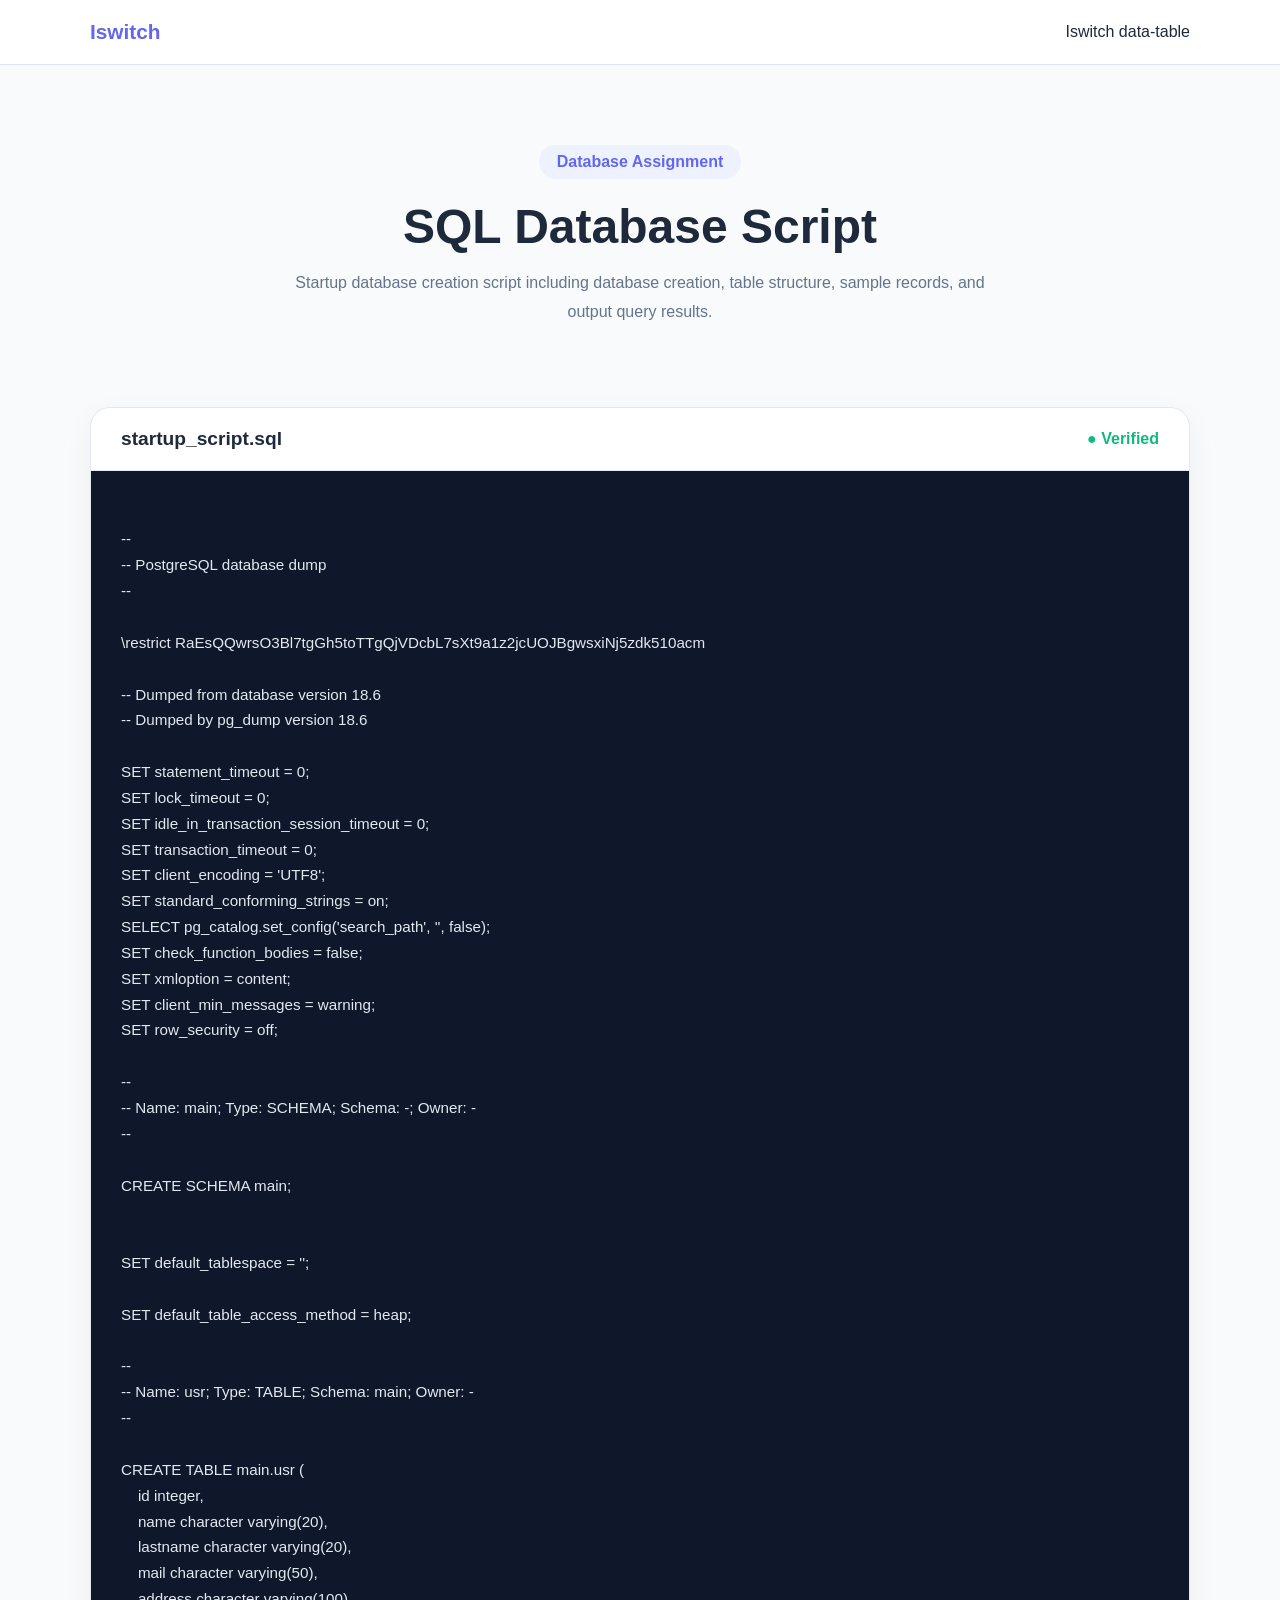
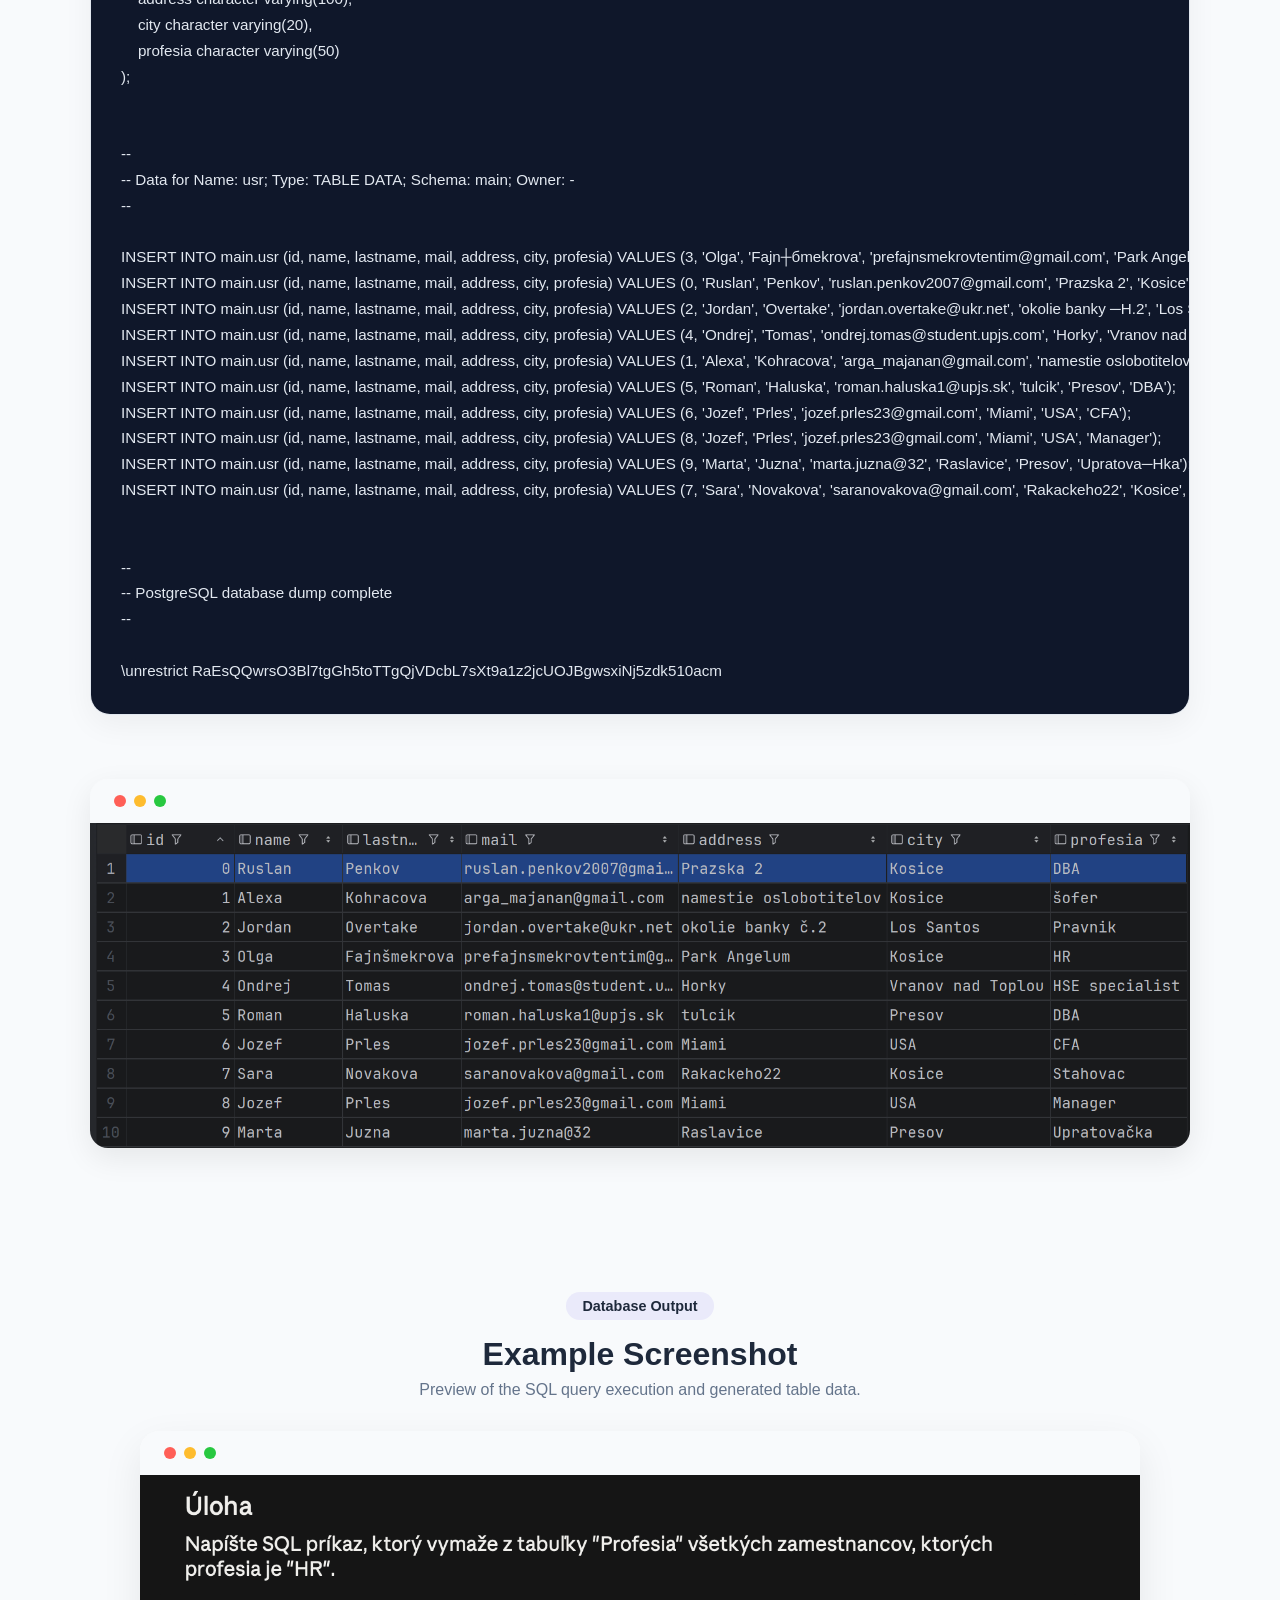
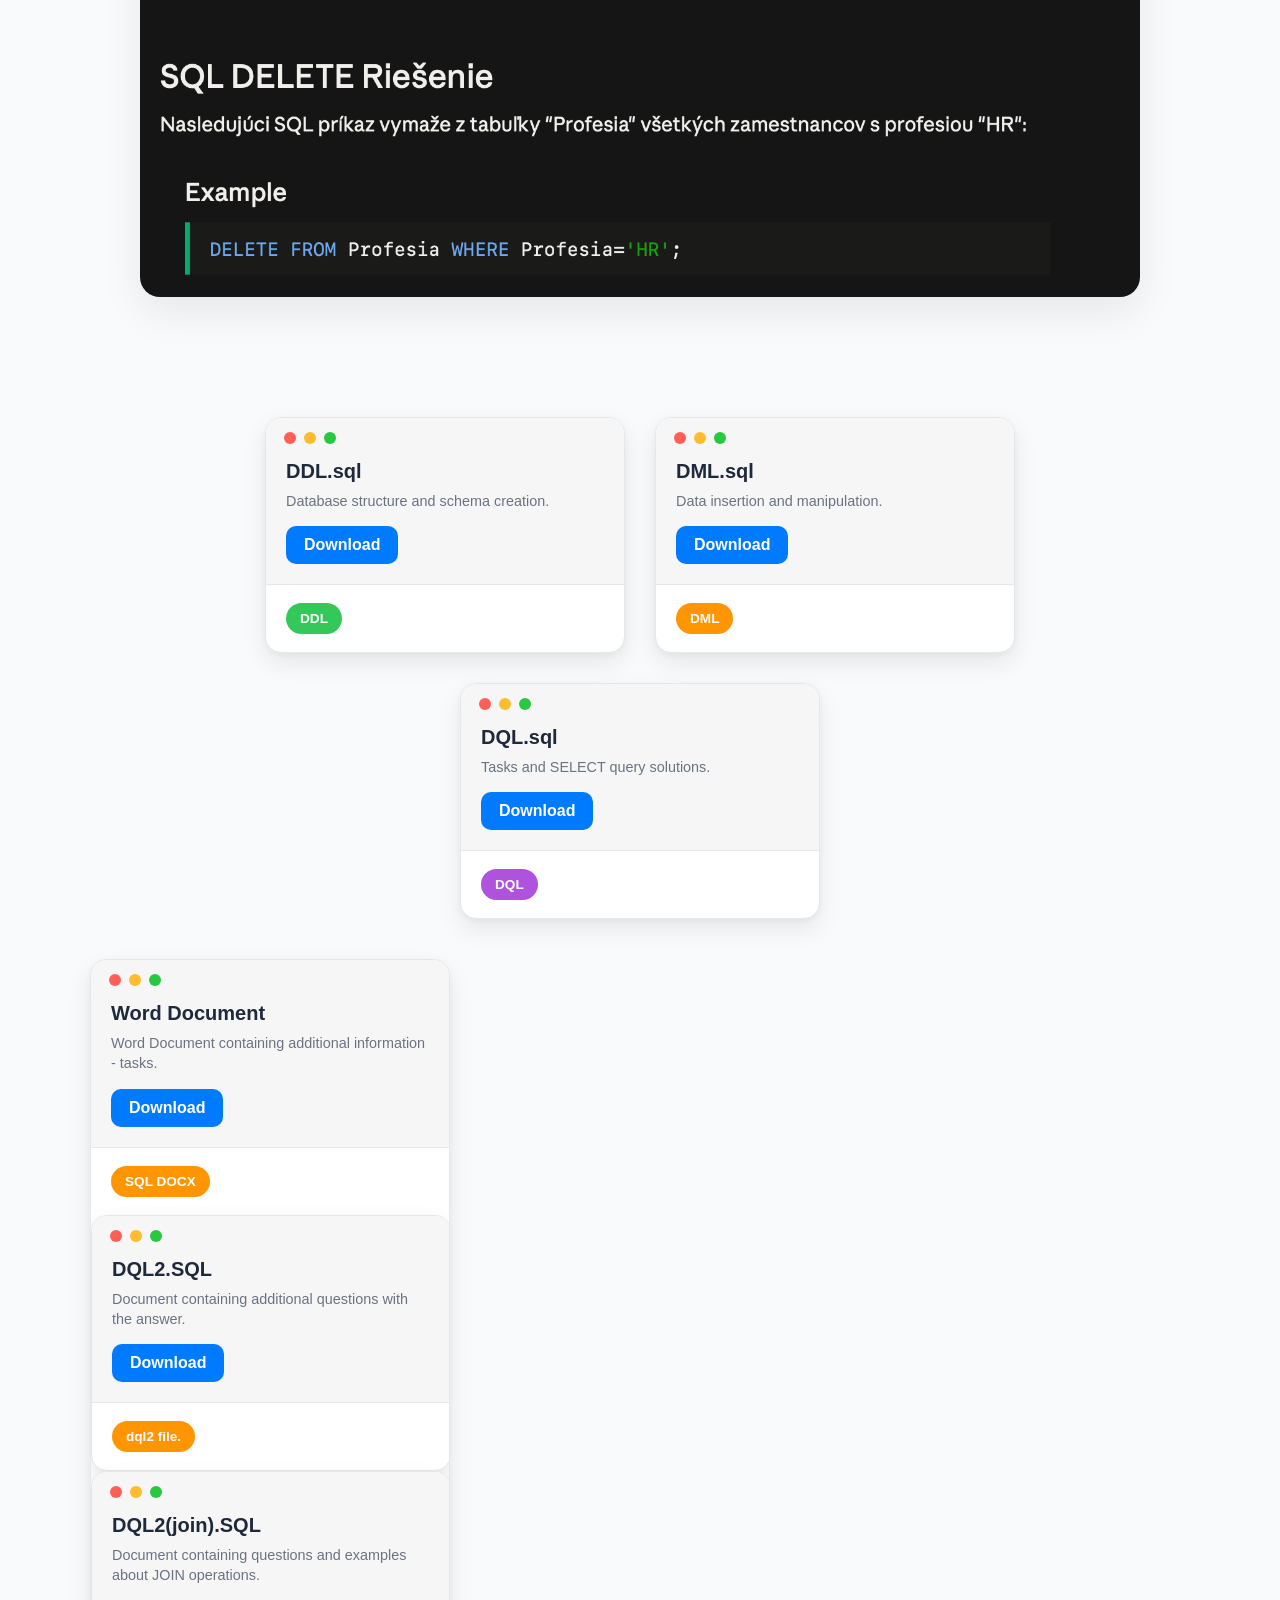
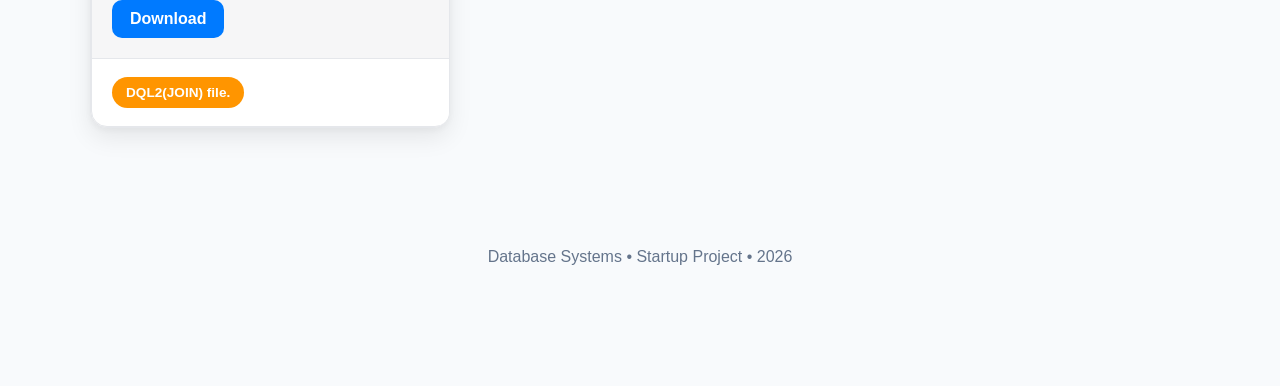
<file: SQL.html>
<!DOCTYPE html>
<html lang="en">
<head>
<meta charset="UTF-8">
<meta name="viewport" content="width=device-width, initial-scale=1.0">
<link rel="stylesheet" href="Sql.css">
<title>Startup Database Script</title>

</head>
<body>

<header>
    <div class="container">
        <nav>
            <div class="logo">Iswitch</div>
            <div>Iswitch data-table</div>
        </nav>
    </div>
</header>

<section class="hero">
    <div class="container">
        <div class="badge">Database Assignment</div>
        <h1>SQL Database Script</h1>
        <p>
            Startup database creation script including database creation,
            table structure, sample records, and output query results.
        </p>
    </div>
</section>

<section class="script-section">
    <div class="container">

        <div class="card">

            <div class="card-header">
                <h2>startup_script.sql</h2>
                <span class="status">● Verified</span>
            </div>

<pre><code>
--
-- PostgreSQL database dump
--

\restrict RaEsQQwrsO3Bl7tgGh5toTTgQjVDcbL7sXt9a1z2jcUOJBgwsxiNj5zdk510acm

-- Dumped from database version 18.6
-- Dumped by pg_dump version 18.6

SET statement_timeout = 0;
SET lock_timeout = 0;
SET idle_in_transaction_session_timeout = 0;
SET transaction_timeout = 0;
SET client_encoding = 'UTF8';
SET standard_conforming_strings = on;
SELECT pg_catalog.set_config('search_path', '', false);
SET check_function_bodies = false;
SET xmloption = content;
SET client_min_messages = warning;
SET row_security = off;

--
-- Name: main; Type: SCHEMA; Schema: -; Owner: -
--

CREATE SCHEMA main;


SET default_tablespace = '';

SET default_table_access_method = heap;

--
-- Name: usr; Type: TABLE; Schema: main; Owner: -
--

CREATE TABLE main.usr (
    id integer,
    name character varying(20),
    lastname character varying(20),
    mail character varying(50),
    address character varying(100),
    city character varying(20),
    profesia character varying(50)
);


--
-- Data for Name: usr; Type: TABLE DATA; Schema: main; Owner: -
--

INSERT INTO main.usr (id, name, lastname, mail, address, city, profesia) VALUES (3, 'Olga', 'Fajn┼бmekrova', 'prefajnsmekrovtentim@gmail.com', 'Park Angelum', 'Kosice', 'HR');
INSERT INTO main.usr (id, name, lastname, mail, address, city, profesia) VALUES (0, 'Ruslan', 'Penkov', 'ruslan.penkov2007@gmail.com', 'Prazska 2', 'Kosice', 'DBA');
INSERT INTO main.usr (id, name, lastname, mail, address, city, profesia) VALUES (2, 'Jordan', 'Overtake', 'jordan.overtake@ukr.net', 'okolie banky ─Н.2', 'Los Santos', 'Pravnik');
INSERT INTO main.usr (id, name, lastname, mail, address, city, profesia) VALUES (4, 'Ondrej', 'Tomas', 'ondrej.tomas@student.upjs.com', 'Horky', 'Vranov nad Toplou', 'HSE specialist');
INSERT INTO main.usr (id, name, lastname, mail, address, city, profesia) VALUES (1, 'Alexa', 'Kohracova', 'arga_majanan@gmail.com', 'namestie oslobotitelov', 'Kosice', '┼бofer');
INSERT INTO main.usr (id, name, lastname, mail, address, city, profesia) VALUES (5, 'Roman', 'Haluska', 'roman.haluska1@upjs.sk', 'tulcik', 'Presov', 'DBA');
INSERT INTO main.usr (id, name, lastname, mail, address, city, profesia) VALUES (6, 'Jozef', 'Prles', 'jozef.prles23@gmail.com', 'Miami', 'USA', 'CFA');
INSERT INTO main.usr (id, name, lastname, mail, address, city, profesia) VALUES (8, 'Jozef', 'Prles', 'jozef.prles23@gmail.com', 'Miami', 'USA', 'Manager');
INSERT INTO main.usr (id, name, lastname, mail, address, city, profesia) VALUES (9, 'Marta', 'Juzna', 'marta.juzna@32', 'Raslavice', 'Presov', 'Upratova─Нka');
INSERT INTO main.usr (id, name, lastname, mail, address, city, profesia) VALUES (7, 'Sara', 'Novakova', 'saranovakova@gmail.com', 'Rakackeho22', 'Kosice', 'Stahovac');


--
-- PostgreSQL database dump complete
--

\unrestrict RaEsQQwrsO3Bl7tgGh5toTTgQjVDcbL7sXt9a1z2jcUOJBgwsxiNj5zdk510acm
</code></pre>

        </div>

        
        <section class="preview-section">
    <div class="preview-card">

    <div class="window-header">
        <span></span>
        <span></span>
        <span></span>
    </div>

    <img src="./image.png"
         alt="Database Output"
         class="output-image">

    </div>
</section>  

<section class="screenshot-section">
    <div class="section-header">
        <span class="section-tag">Database Output</span>
        <h2>Example Screenshot</h2>
        <p>
            Preview of the SQL query execution and generated table data.
        </p>
    </div>

    <div class="screenshot-card">
        <div class="window-header">
            <span></span>
            <span></span>
            <span></span>
        </div>

        <img src="./example.png"
             alt="Database Output"
             class="output-image">
    </div>
</section>
     <section class="script-section">
    <div class="files-grid">

        <!-- DDL -->
        <div class="file-card">

            <div class="file-card-header">
                <div>
                    <h2>DDL.sql</h2>
                    <p>Database structure and schema creation.</p>
                </div>

                <a href="./DDL.sql" download class="file-download-btn">
                Download
                </a>
            </div>

            <div class="file-type ddl">
                DDL
            </div>

            <div class="file-preview">
                <h4>Example</h4>

<pre><code>CREATE TABLE main.usr (
    id INTEGER,
    name VARCHAR(20),
    lastname VARCHAR(20)
);</code></pre>

                <p>
                    Additional table definitions are available in the downloadable file.
                </p>
            </div>

        </div>

        <!-- DML -->
        <div class="file-card">

            <div class="file-card-header">
                <div>
                    <h2>DML.sql</h2>
                    <p>Data insertion and manipulation.</p>
                </div>

                <a href="./DML.sql" download class="file-download-btn">
                    Download
                </a>
            </div>

            <div class="file-type dml">
                DML
            </div>

            <div class="file-preview">
                <h4>Example</h4>

<pre><code>INSERT INTO main.usr
(id, name, lastname)
VALUES
(1, 'Alexa', 'Kohracova');</code></pre>

                <p>
                    The complete data population script is available in the downloadable file.
                </p>
            </div>

        </div>

        <!-- DQL -->
        <div class="file-card">

            <div class="file-card-header">
                <div>
                    <h2>DQL.sql</h2>
                    <p>Tasks and SELECT query solutions.</p>
                </div>

                <a href="./DQL.sql" download class="file-download-btn">
                 Download
                </a>
            </div>

            <div class="file-type dql">
                DQL
            </div>

            <div class="file-preview">
                <h4>Example Task</h4>

<pre><code>-- Show all users from Kosice

SELECT name, lastname, city
FROM main.usr
WHERE city = 'Kosice'
ORDER BY lastname;</code></pre>

                <p>
                    The complete assignment containing multiple tasks and solutions
                    is available in the downloadable file.
                </p>
            </div>

        </div>

    </div>
         <div class="file-card">

            <div class="file-card-header">
                <div>
                    <h2>Word Document</h2>
                    <p>Word Document containing additional information - tasks.</p>
                </div>

                <a href="./SQL2 (1).docx" download class="file-download-btn">
                    Download
                </a>
            </div>

            <div class="file-type dml">
                SQL DOCX
            </div>

            <div class="file-preview">
                <p>
                    The complete data population script is available in the downloadable file.
                </p>
            </div>

             <div class="file-card">

            <div class="file-card-header">
                <div>
                    <h2>DQL2.SQL</h2>
                    <p>Document containing additional questions with the answer.</p>
                </div>

                <a href="./dql2.sql" download class="file-download-btn">
                    Download
                </a>
            </div>

            <div class="file-type dml">
                dql2 file.
            </div>

            
            <div class="file-preview">
                <p>
                    The complete data population script is available in the downloadable file.
                </p>
            </div>

        </div>

             <div class="file-card">

            <div class="file-card-header">
                <div>
                    <h2>DQL2(join).SQL</h2>
                    <p>Document containing questions and examples about JOIN operations.</p>
                </div>

                <a href="./DQL2(JOIN).docx" download class="file-download-btn">
                    Download
                </a>
            </div>

            <div class="file-type dml">
                DQL2(JOIN) file.
            </div>

            
            <div class="file-preview">
                <p>
                    The complete data population script is available in the downloadable Word file.
                </p>
            </div>

        </div>
</section>

<script>
document.querySelectorAll(".file-card").forEach(card => {

    card.addEventListener("click", function(e) {

        if (e.target.closest(".file-download-btn")) {
            return;
        }

        this.classList.toggle("active");

    });

});
</script>

<footer>
    <p>Database Systems • Startup Project • 2026</p>
</footer>

</body>
</html>
</file>
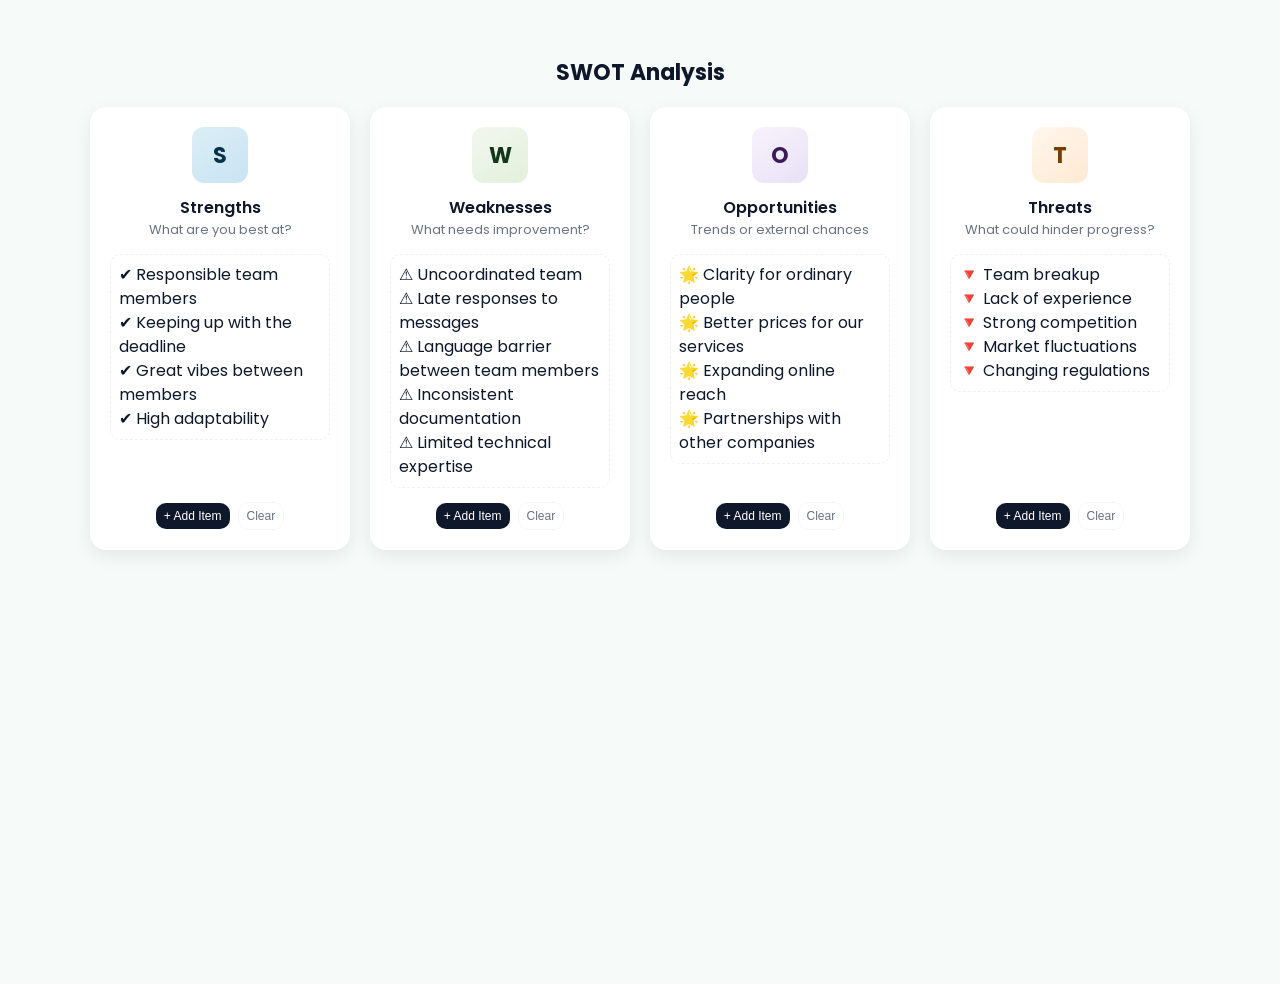
<file: SWOT.html>
<!doctype html>
<html lang="en">
<head>
  <meta charset="utf-8" />
  <meta name="viewport" content="width=device-width,initial-scale=1" />
  <title>SWOT — Stylish Cards</title>
  <link href="https://fonts.googleapis.com/css2?family=Poppins:wght@400;600&display=swap" rel="stylesheet">
  <style>
    :root{
      --bg:#f6faf8;
      --card:#ffffff;
      --muted:#6b7280;
      --shadow: 0 6px 18px rgba(16,24,40,0.08);
      --radius:16px;
      font-family: 'Poppins', sans-serif;

      --accent-s:#dbeef6;
      --accent-w:#f3f7ef;
      --accent-o:#f7f3fb;
      --accent-t:#fff7ed;

      --color-s:#08324a;
      --color-w:#16361a;
      --color-o:#3d1b5a;
      --color-t:#7a3d00;
    }

    html,body{height:100%;background:var(--bg);margin:0;padding:28px 20px;color:#0f172a}
    .container{max-width:1100px;margin:0 auto}
    h1{font-size:22px;margin:0 0 18px;text-align:center}
    .grid{display:grid;grid-template-columns:repeat(auto-fit,minmax(240px,1fr));gap:20px}

    .card{
      background:var(--card);
      border-radius:var(--radius);
      padding:20px;
      box-shadow:var(--shadow);
      display:flex;
      flex-direction:column;
      gap:14px;
      transition:transform .2s ease,box-shadow .2s ease;
      position:relative;
    }
    .card:hover{transform:translateY(-6px);box-shadow:0 16px 36px rgba(16,24,40,0.15)}

    .card-head{display:flex;align-items:center;gap:12px;justify-content:center;flex-direction:column;text-align:center}
    .badge{width:56px;height:56px;border-radius:12px;display:grid;place-items:center;font-weight:700;font-size:22px}
    .badge.s{background:linear-gradient(145deg,var(--accent-s),#c9e4f3);color:var(--color-s)}
    .badge.w{background:linear-gradient(145deg,var(--accent-w),#e2f0db);color:var(--color-w)}
    .badge.o{background:linear-gradient(145deg,var(--accent-o),#e8e1f7);color:var(--color-o)}
    .badge.t{background:linear-gradient(145deg,var(--accent-t),#ffe9d2);color:var(--color-t)}
    .title{font-size:16px;font-weight:600}
    .subtitle{font-size:13px;color:var(--muted)}

    .content{flex:1;overflow:auto;display:flex;flex-direction:column;gap:6px}
    .editable{min-height:84px;padding:8px;border-radius:10px;border:1px dashed rgba(15,23,42,0.06);background:transparent;white-space:pre-line;line-height:1.5;transition:background .18s ease}
    .editable:hover{background:rgba(15,23,42,0.03)}

    .tools{display:flex;gap:8px;align-items:center;justify-content:center}
    .btn{padding:8px 10px;border-radius:10px;border:0;background:#0f172a;color:white;font-size:13px;cursor:pointer}
    .btn.ghost{background:transparent;color:var(--muted);border:1px solid rgba(15,23,42,0.04)}
    .small{padding:6px 8px;font-size:12px}

    footer.hint{text-align:center;color:var(--muted);font-size:13px;margin-top:14px}

    @media (max-width:520px){body{padding:16px}}
  </style>
</head>
<body>
  <div class="container">
    <h1>SWOT Analysis</h1>
    <div class="grid">
      <section class="card" data-key="S">
        <div class="card-head">
          <div class="badge s">S</div>
          <div>
            <div class="title">Strengths</div>
            <div class="subtitle">What are you best at?</div>
          </div>
        </div>
        <div class="content">
          <div class="editable" contenteditable="true">✔ Responsible team members
✔ Keeping up with the deadline
✔ Great vibes between members
✔ High adaptability
</div>
        </div>
        <div class="tools">
          <button class="btn small" onclick="addBullet(this)">+ Add Item</button>
          <button class="btn ghost small" onclick="clearArea(this)">Clear</button>
        </div>
      </section>

      <section class="card" data-key="W">
        <div class="card-head">
          <div class="badge w">W</div>
          <div>
            <div class="title">Weaknesses</div>
            <div class="subtitle">What needs improvement?</div>
          </div>
        </div>
        <div class="content">
          <div class="editable" contenteditable="true">⚠ Uncoordinated team
⚠ Late responses to messages
⚠ Language barrier between team members
⚠ Inconsistent documentation
⚠ Limited technical expertise
</div>
        </div>
        <div class="tools">
          <button class="btn small" onclick="addBullet(this)">+ Add Item</button>
          <button class="btn ghost small" onclick="clearArea(this)">Clear</button>
        </div>
      </section>

      <section class="card" data-key="O">
        <div class="card-head">
          <div class="badge o">O</div>
          <div>
            <div class="title">Opportunities</div>
            <div class="subtitle">Trends or external chances</div>
          </div>
        </div>
        <div class="content">
          <div class="editable" contenteditable="true">🌟 Clarity for ordinary people
🌟 Better prices for our services
🌟 Expanding online reach
🌟 Partnerships with other companies
</div>
        </div>
        <div class="tools">
          <button class="btn small" onclick="addBullet(this)">+ Add Item</button>
          <button class="btn ghost small" onclick="clearArea(this)">Clear</button>
        </div>
      </section>

      <section class="card" data-key="T">
        <div class="card-head">
          <div class="badge t">T</div>
          <div>
            <div class="title">Threats</div>
            <div class="subtitle">What could hinder progress?</div>
          </div>
        </div>
        <div class="content">
          <div class="editable" contenteditable="true">🔻 Team breakup
🔻 Lack of experience
🔻 Strong competition
🔻 Market fluctuations
🔻 Changing regulations
</div>
        </div>
        <div class="tools">
          <button class="btn small" onclick="addBullet(this)">+ Add Item</button>
          <button class="btn ghost small" onclick="clearArea(this)">Clear</button>
        </div>
      </section>
    </div>

    <footer class="hint"></footer>
  </div>

  <script>
    function addBullet(btn){
      const card = btn.closest('.card');
      const area = card.querySelector('.editable');
      const text = prompt('Add new item:');
      if(text && text.trim()){
        area.textContent = (area.textContent.trim().length? area.textContent + '\n' : '') + text.trim();
        placeCaretToEnd(area);
      }
    }
    function clearArea(btn){
      if(confirm('Clear this card content?')){
        btn.closest('.card').querySelector('.editable').textContent = '';
      }
    }
    function placeCaretToEnd(el){
      el.focus();
      if(typeof window.getSelection != "undefined" && typeof document.createRange != "undefined"){
        const range = document.createRange();
        range.selectNodeContents(el);
        range.collapse(false);
        const sel = window.getSelection();
        sel.removeAllRanges();
        sel.addRange(range);
      }
    }
  </script>
</body>

</html>
</file>
<file: MainCss.css>
:root {
      --primary-color: #6c5ce7;
      --secondary-color: #a29bfe;
      --bg-color: #f5f5f5;
      --text-color: #333;
      --light-color: #ffffff;
      --accent-color: #81ecec;
      --border-color: #dfe6e9;
    }

    * {
      box-sizing: border-box;
      margin: 0;
      padding: 0;
      font-family: 'Arial', sans-serif;
    }

    body {
      background-color: var(--bg-color);
      color: var(--text-color);
      line-height: 1.6;
    }

    a {
      text-decoration: none;
      color: var(--primary-color);
    }

    /* Navbar */
    nav {
      background-color: var(--light-color);
      border-bottom: 1px solid var(--border-color);
      padding: 1rem 2rem;
      display: flex;
      justify-content: space-between;
      align-items: center;
    }

    .nav-left {
      display: flex;
      align-items: center;
    }

    .nav-left svg {
      margin-right: 0.5rem;
    }

    .nav-links {
      display: flex;
      gap: 1.5rem;
      margin-left: 2rem;
    }

    .nav-links a {
      font-weight: 500;
      transition: color 0.3s;
    }

    .nav-links a:hover {
      color: var(--secondary-color);
    }

    .search-form {
      display: flex;
      gap: 0.5rem;
    }

    .search-form input {
      padding: 0.5rem 1rem;
      border: 1px solid var(--border-color);
      border-radius: 5px;
      outline: none;
    }

    .search-form button {
      padding: 0.5rem 1rem;
      background-color: var(--primary-color);
      color: var(--light-color);
      border: none;
      border-radius: 5px;
      cursor: pointer;
      transition: background-color 0.3s;
    }

    .search-form button:hover {
      background-color: var(--secondary-color);
    }

    /* Hero Section */
    .hero {
      text-align: center;
      padding: 4rem 2rem;
      background: linear-gradient(to right, var(--primary-color), var(--secondary-color));
      color: var(--light-color);
    }

    .hero h1 {
      font-size: 3rem;
      margin-bottom: 1rem;
    }

    .hero p {
      font-size: 1.2rem;
      margin-bottom: 2rem;
    }

    .hero .btn {
      padding: 0.8rem 2rem;
      border: none;
      border-radius: 5px;
      cursor: pointer;
      font-weight: bold;
      transition: background-color 0.3s;
    }

    .btn-primary {
      background-color: var(--light-color);
      color: var(--primary-color);
      margin-right: 1rem;
    }

    .btn-primary:hover {
      background-color: var(--accent-color);
    }

    .btn-secondary {
      background-color: transparent;
      color: var(--light-color);
      border: 2px solid var(--light-color);
    }

    .btn-secondary:hover {
      background-color: var(--light-color);
      color: var(--primary-color);
    }

    .hero img {
      margin-top: 2rem;
      max-width: 100%;
      border-radius: 15px;
      box-shadow: 0 8px 20px rgba(0,0,0,0.1);
    }

    /* Features */
    .features {
      display: flex;
      flex-wrap: wrap;
      justify-content: center;
      gap: 2rem;
      padding: 4rem 2rem;
      background-color: var(--light-color);
    }

    .feature {
      background-color: #fdfdff;
      border-radius: 15px;
      padding: 2rem;
      width: 300px;
      box-shadow: 0 8px 20px rgba(0,0,0,0.05);
      text-align: center;
      transition: transform 0.3s;
    }

    .feature:hover {
      transform: translateY(-5px);
    }

    .feature-icon {
      width: 60px;
      height: 60px;
      margin-bottom: 1rem;
    }

    .feature h3 {
      margin-bottom: 1rem;
      color: var(--primary-color);
    }

    .feature p {
      font-size: 0.95rem;
      margin-bottom: 1rem;
      color: #555;
    }

    .feature a {
      display: inline-flex;
      align-items: center;
      gap: 0.3rem;
      font-weight: bold;
      color: var(--secondary-color);
    }

    /* Carousel */
    .carousel {
      position: relative;
      overflow: hidden;
      max-width: 900px;
      margin: 4rem auto;
      border-radius: 15px;
      box-shadow: 0 8px 20px rgba(0,0,0,0.1);
    }

    .carousel img {
      width: 100%;
      display: block;
    }

    .carousel-buttons {
      position: absolute;
      top: 50%;
      width: 100%;
      display: flex;
      justify-content: space-between;
      transform: translateY(-50%);
    }

    .carousel-buttons button {
      background-color: rgba(0,0,0,0.3);
      border: none;
      color: var(--light-color);
      padding: 0.5rem 1rem;
      cursor: pointer;
      border-radius: 5px;
      transition: background-color 0.3s;
    }

    .carousel-buttons button:hover {
      background-color: rgba(0,0,0,0.6);
    }

    /* Footer */
    footer {
      background-color: var(--light-color);
      border-top: 1px solid var(--border-color);
      padding: 2rem;
      display: flex;
      flex-wrap: wrap;
      justify-content: space-between;
      align-items: center;
      text-align: center;
      gap: 1rem;
    }

    footer p {
      color: #888;
    }

    footer a {
      color: var(--primary-color);
      transition: color 0.3s;
    }

    footer a:hover {
      color: var(--secondary-color);
    }

    footer ul {
      list-style: none;
      display: flex;
      gap: 1rem;
      padding: 0;
      margin: 0;
    }

    @media (max-width: 768px) {
      .features {
        flex-direction: column;
        align-items: center;
      }

      .nav-links {
        display: none;
      }
    }
</file>
<file: Sql.css>
:root{
    --primary:#6366f1;
    --secondary:#818cf8;
    --bg:#f8fafc;
    --card:#ffffff;
    --text:#1e293b;
    --muted:#64748b;
    --border:#e2e8f0;
    --success:#10b981;
}

*{
    margin:0;
    padding:0;
    box-sizing:border-box;
    font-family:'Inter',sans-serif;
}

body{
    background:var(--bg);
    color:var(--text);
}

.container{
    width:min(1100px,90%);
    margin:auto;
}

header{
    padding:20px 0;
    border-bottom:1px solid var(--border);
    background:white;
    position:sticky;
    top:0;
    backdrop-filter:blur(10px);
}

nav{
    display:flex;
    justify-content:space-between;
    align-items:center;
}

.logo{
    font-size:1.3rem;
    font-weight:700;
    color:var(--primary);
}

.hero{
    text-align:center;
    padding:80px 0;
}

.hero h1{
    font-size:3rem;
    margin-bottom:15px;
}

.hero p{
    color:var(--muted);
    max-width:700px;
    margin:auto;
    line-height:1.8;
}

.badge{
    display:inline-block;
    padding:8px 18px;
    background:#eef2ff;
    color:var(--primary);
    border-radius:50px;
    margin-bottom:20px;
    font-weight:600;
}

.script-section{
    margin-bottom:80px;
}

.card{
    background:var(--card);
    border-radius:20px;
    border:1px solid var(--border);
    overflow:hidden;
    box-shadow:0 10px 30px rgba(0,0,0,.05);
}

.card-header{
    padding:20px 30px;
    display:flex;
    justify-content:space-between;
    align-items:center;
    border-bottom:1px solid var(--border);
}

.card-header h2{
    font-size:1.2rem;
}

.status{
    color:var(--success);
    font-weight:600;
}

pre{
    overflow-x:auto;
}

code{
    display:block;
    padding:30px;
    background:#0f172a;
    color:#e2e8f0;
    font-size:.95rem;
    line-height:1.7;
}

.info-grid{
    display:grid;
    grid-template-columns:repeat(auto-fit,minmax(250px,1fr));
    gap:20px;
    margin-top:40px;
}

.info-card{
    background:white;
    padding:25px;
    border-radius:16px;
    border:1px solid var(--border);
}

.info-card h3{
    color:var(--primary);
    margin-bottom:10px;
}

footer{
    text-align:center;
    padding:40px 0;
    color:var(--muted);
}

@media(max-width:768px){
    .hero h1{
        font-size:2rem;
    }
}
.preview-section {
    width: 100%;
    padding: 4rem 0;
}

.preview-card {
    width: 100%;
    max-width: 1200px;
    margin: 0 auto;
    overflow: hidden;
    border-radius: 18px;
    border: 1px solid var(--border-color);
    background: var(--light-color);
    box-shadow: 0 10px 30px rgba(0, 0, 0, 0.08);
}

.window-header {
    display: flex;
    align-items: center;
    gap: 8px;
    padding: 14px 20px;
    background: #f8fafc;
    border-bottom: 1px solid var(--border-color);
}

.window-header span {
    width: 12px;
    height: 12px;
    border-radius: 50%;
}

.window-header span:nth-child(1) {
    background: #ff5f57;
}

.window-header span:nth-child(2) {
    background: #febc2e;
}

.window-header span:nth-child(3) {
    background: #28c840;
}

.output-image {
    display: block;
    width: 100%;
    height: auto;
}
.screenshot-section {
    padding: 5rem 2rem;
    text-align: center;
}

.section-header {
    margin-bottom: 2rem;
}

.section-tag {
    display: inline-block;
    padding: 0.4rem 1rem;
    border-radius: 999px;
    background: rgba(108, 92, 231, 0.1);
    color: var(--primary-color);
    font-size: 0.9rem;
    font-weight: 600;
    margin-bottom: 1rem;
}

.section-header h2 {
    font-size: 2rem;
    margin-bottom: 0.5rem;
    color: var(--text-color);
}

.section-header p {
    color: #64748b;
    max-width: 600px;
    margin: 0 auto;
}

.screenshot-card {
    max-width: 1000px;
    margin: 0 auto;
    overflow: hidden;
    border-radius: 20px;
    background: white;
    border: 1px solid var(--border-color);
    box-shadow: 0 15px 40px rgba(0, 0, 0, 0.08);
}

.window-header {
    display: flex;
    gap: 8px;
    align-items: center;
    padding: 1rem 1.5rem;
    background: #f8fafc;
    border-bottom: 1px solid var(--border-color);
}

.window-header span {
    width: 12px;
    height: 12px;
    border-radius: 50%;
}

.window-header span:nth-child(1) {
    background: #ff5f57;
}

.window-header span:nth-child(2) {
    background: #febc2e;
}

.window-header span:nth-child(3) {
    background: #28c840;
}

.screenshot-image {
    width: 100%;
    display: block;
    height: auto;
}

/* ===========================
   FILE CARDS SECTION
=========================== */

.files-grid {
    display: flex;
    justify-content: center;
    align-items: flex-start;
    gap: 30px;
    flex-wrap: wrap;
    margin: 40px auto;
}

/* Card */

.file-card {
    width: 360px;
    background: #ffffff;
    border-radius: 16px;
    overflow: hidden;
    border: 1px solid #e5e7eb;
    box-shadow:
        0 10px 25px rgba(0,0,0,.08),
        0 2px 6px rgba(0,0,0,.04);
    transition: all .25s ease;
    cursor: pointer;
}

.file-card:hover {
    transform: translateY(-6px);
    box-shadow:
        0 18px 40px rgba(0,0,0,.12),
        0 6px 12px rgba(0,0,0,.06);
}

/* Mac Window Header */

.file-card-header {
    position: relative;
    background: #f6f6f7;
    border-bottom: 1px solid #e5e7eb;
    padding: 18px 20px 20px;
}

.file-card-header::before {
    content: "";
    position: absolute;
    top: 14px;
    left: 18px;

    width: 12px;
    height: 12px;
    border-radius: 50%;

    background: #ff5f57;

    box-shadow:
        20px 0 #febc2e,
        40px 0 #28c840;
}

.file-card-header h2 {
    margin-top: 24px;
    margin-bottom: 8px;
    font-size: 1.25rem;
}

.file-card-header p {
    margin: 0;
    color: #6b7280;
    font-size: 0.9rem;
    line-height: 1.4;
}

/* Download Button */

.file-download-btn {
    display: inline-block;
    margin-top: 15px;
    padding: 10px 18px;

    background: #007aff;
    color: white;

    text-decoration: none;
    font-weight: 600;
    border-radius: 10px;

    transition: .2s ease;
}

.file-download-btn:hover {
    background: #0063d1;
    transform: translateY(-1px);
}

/* Type Badge */

.file-type {
    margin: 18px 20px;
    display: inline-block;

    padding: 8px 14px;
    border-radius: 999px;

    color: white;
    font-size: .85rem;
    font-weight: 700;
}

.ddl {
    background: #34c759;
}

.dml {
    background: #ff9500;
}

.dql {
    background: #af52de;
}

/* Expandable Preview */

.file-preview {
    max-height: 0;
    overflow: hidden;
    transition:
        max-height .45s ease,
        padding .3s ease;

    padding: 0 20px;
}

.file-card.active .file-preview {
    max-height: 450px;
    padding: 0 20px 20px;
}

/* Preview Text */

.file-preview h4 {
    margin-top: 10px;
    margin-bottom: 10px;
}

.file-preview p {
    color: #6b7280;
    line-height: 1.5;
}

/* Code Block */

.file-preview pre {
    margin-top: 10px;

    background: #111827;
    color: #f8fafc;

    padding: 16px;
    border-radius: 12px;

    overflow-x: auto;
}

.file-preview code {
    font-family: Consolas, Monaco, monospace;
    font-size: .9rem;
    line-height: 1.5;
}

/* Mobile */

@media (max-width: 1200px) {
    .files-grid {
        flex-wrap: wrap;
    }

    .file-card {
        width: 100%;
        max-width: 450px;
    }
}
</file>
